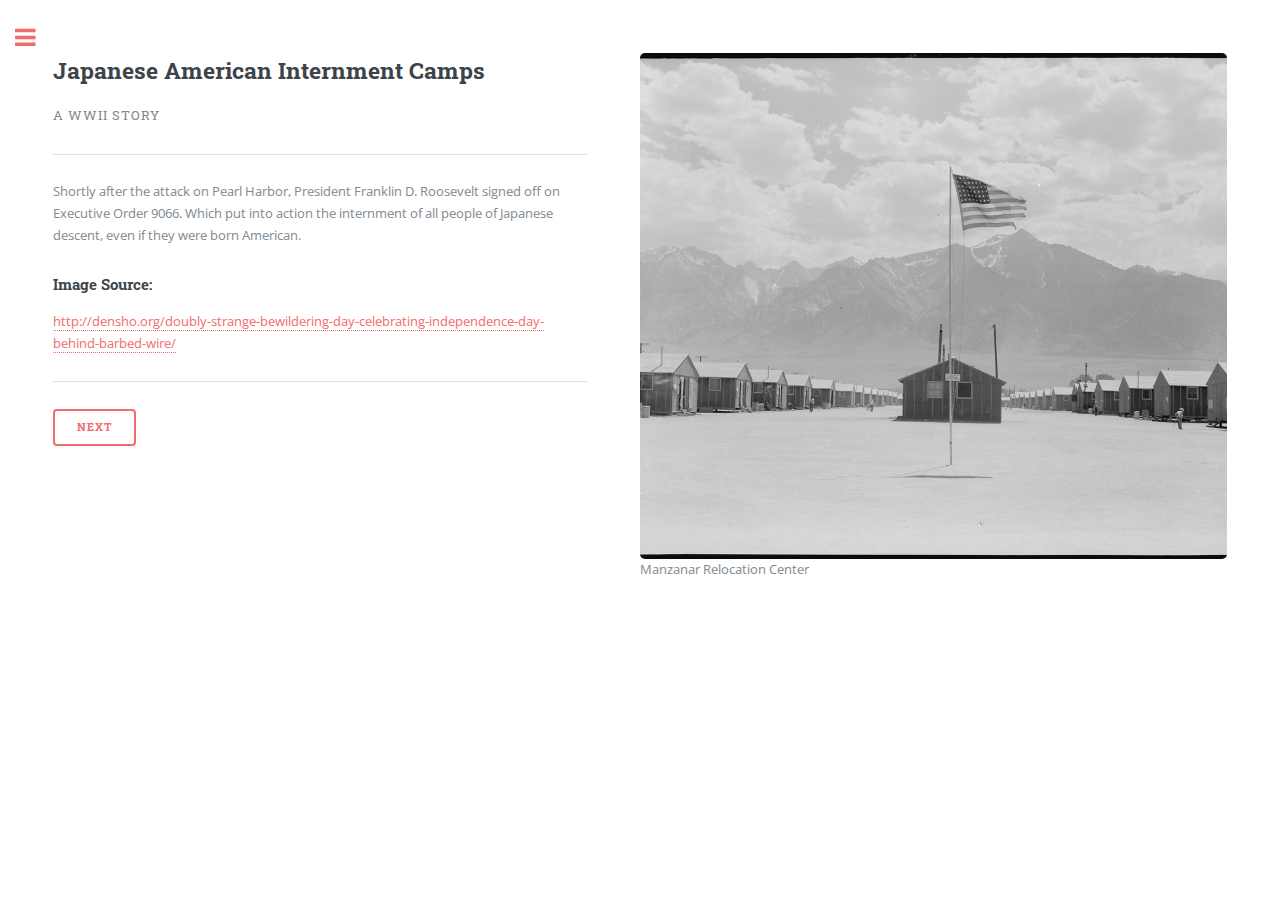
<file: index.html>
<!DOCTYPE HTML>
<!--
	Editorial by HTML5 UP
	html5up.net | @ajlkn
	Free for personal and commercial use under the CCA 3.0 license (html5up.net/license)
-->
<html>
	<head>
		<title>Japanese American Internment Camps</title>
		<meta charset="utf-8" />
		<meta name="viewport" content="width=device-width, initial-scale=1, user-scalable=no" />
		<link rel="stylesheet" href="assets/css/main.css" />
	</head>
	<body class="is-preload">

		<!-- Wrapper -->
			<div id="wrapper">

				<!-- Main -->
					<div id="main">
						<div class="inner">
							<!-- Banner -->
								<section id="banner">
									<div class="content">
										<header>
											<h2>Japanese American Internment Camps</h2>
											<p> A WWII Story</p>
										</header>
										<hr/>
										<p>Shortly after the attack on Pearl Harbor, President Franklin D. Roosevelt signed off on Executive Order 9066. Which put into action the internment of all people of Japanese descent, even if they were born American.</p>
										<h4> Image Source: </h4>
										<a href="http://densho.org/doubly-strange-bewildering-day-celebrating-independence-day-behind-barbed-wire/" target="_blank"> http://densho.org/doubly-strange-bewildering-day-celebrating-independence-day-behind-barbed-wire/ </a> <hr/>
										<ul class="actions">
											<li><a href="background.html" class="button big">Next</a></li><hr/><br/>
										</ul>
									</div>
									<span class="image object">
										<img src="images/barracks.jpg" alt="" />
										<p> Manzanar Relocation Center </p>
									</span>
								</section>
						</div>
					</div>

				<!-- Sidebar -->
					<div id="sidebar">
						<div class="inner">
							<!-- Menu -->
								<nav id="menu">
									<header class="major">
										<h2>Menu</h2>
									</header>
									<ul>
										<li><a href="index.html">Home</a></li>
										<li><a href="background.html"> Background </a></li>
										<li><a href="executiveorder9066.html"> Executive Order 9066 </a></li>
										<li><a href="maps.html"> Maps </a></li>
										<li><a href="dailylife.html"> Daily Life </a></li>
										<li><a href="allegiance.html"> Allegiance </a></li>
										<li><a href="postWWII.html"> Post WWII </a></li>
										<li><a href="Gallery.html"> Gallery </a></li>
										<li><a href="fillinlater.html"> Further Reading </a></li>
										<li><a href="fillinlater.html"> In the News </a></li>
										<li><a href="fillinlater.html"> About the Author </a></li>
									</ul>
								</nav>
						</div>
					</div>

			</div>

		<!-- Scripts -->
			<script src="assets/js/jquery.min.js"></script>
			<script src="assets/js/browser.min.js"></script>
			<script src="assets/js/breakpoints.min.js"></script>
			<script src="assets/js/util.js"></script>
			<script src="assets/js/main.js"></script>

	</body>
</html>
</file>
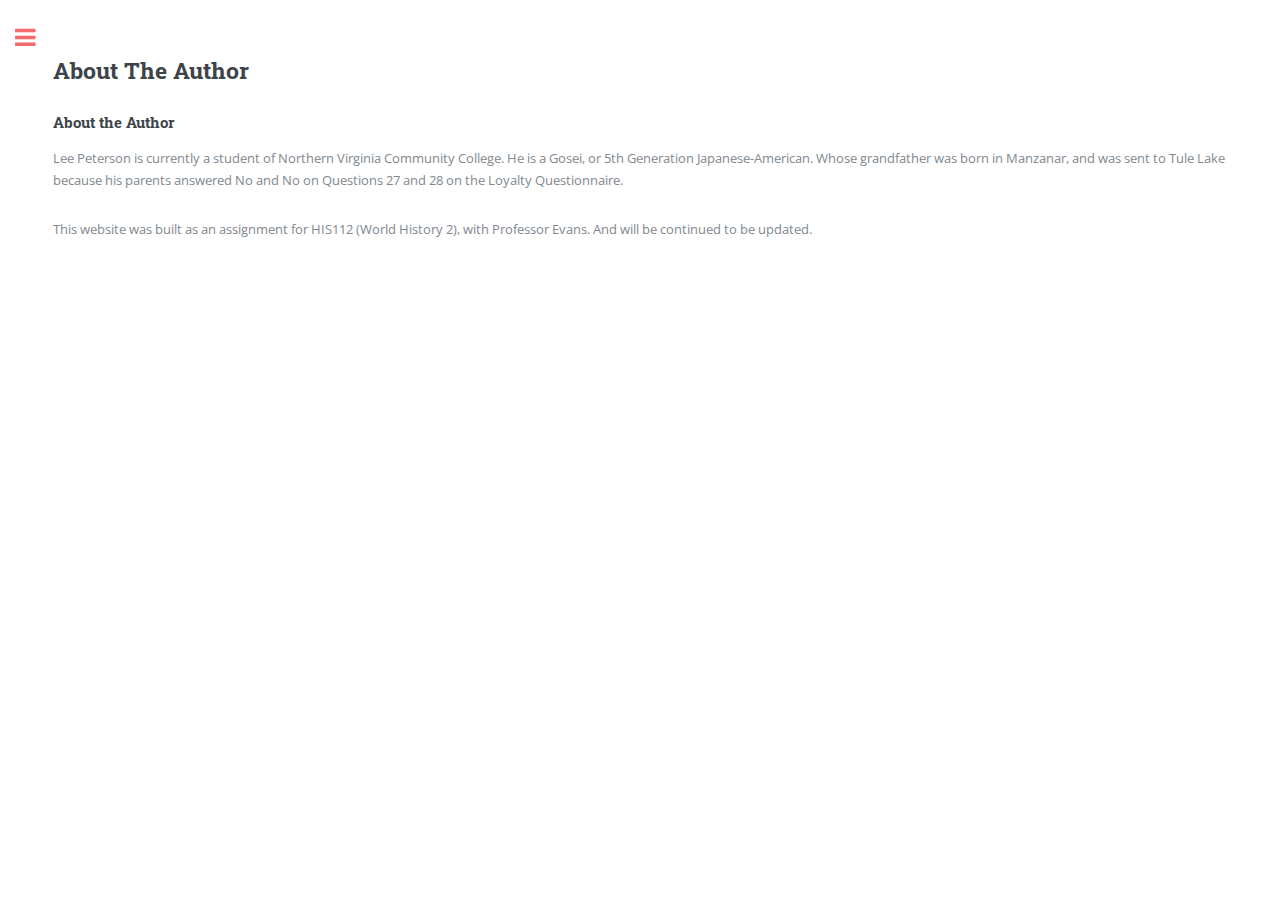
<file: AboutTheAuthor.html>
<!DOCTYPE HTML>
<!--
	Editorial by HTML5 UP
	html5up.net | @ajlkn
	Free for personal and commercial use under the CCA 3.0 license (html5up.net/license)
-->
<html>
	<head>
		<title>Background</title>
		<meta charset="utf-8" />
		<meta name="viewport" content="width=device-width, initial-scale=1, user-scalable=no" />
		<link rel="stylesheet" href="assets/css/main.css" />
	</head>
	<body class="is-preload">

		<!-- Wrapper -->
			<div id="wrapper">

				<!-- Main -->
					<div id="main">
						<div class="inner">
							<!-- Content -->
								<section>
									<header class="main">
										<h2>About The Author</h2>
									</header>
									
									<h4> About the Author </h4>
									<p>Lee Peterson is currently a student of Northern Virginia Community College. He is a Gosei, or 5th Generation Japanese-American. Whose grandfather was born in Manzanar, and was sent to Tule Lake because his parents answered No and No on Questions 27 and 28 on the Loyalty Questionnaire.</p>
									<p>This website was built as an assignment for HIS112 (World History 2), with Professor Evans. And will be continued to be updated. </p>
									
								</section>

						</div>
					</div>

				<!-- Sidebar -->
					<div id="sidebar">
						<div class="inner">
							<!-- Menu -->
								<nav id="menu">
									<header class="major">
										<h2>Menu</h2>
									</header>
									<ul>
										<li><a href="index.html">Home</a></li>
										<li><a href="background.html"> Background </a></li>
										<li><a href="executiveorder9066.html"> Executive Order 9066 </a></li>
										<li><a href="maps.html"> Maps </a></li>
										<li><a href="dailylife.html"> Daily Life </a></li>
										<li><a href="allegiance.html"> Allegiance </a></li>
										<li><a href="postWWII.html"> Post WWII </a></li>
										<li><a href="gallery.html"> Gallery </a></li>
										<li><a href="FurtherReading.html"> Further Reading </a></li>
										<li><a href="InTheNews.html"> In the News </a></li>
										<li><a href="fillinlater.html"> About the Author </a></li><hr/>
									</ul>
									<p><h5> Japanese Internment Camps by Lee Peterson Designed using <a href="https://html5up.net" target="_blank">HTML5 UP's</a> Editorial template.<h5/></p><hr/>
								</nav>
						</div>
					</div>

			</div>

		<!-- Scripts -->
			<script src="assets/js/jquery.min.js"></script>
			<script src="assets/js/browser.min.js"></script>
			<script src="assets/js/breakpoints.min.js"></script>
			<script src="assets/js/util.js"></script>
			<script src="assets/js/main.js"></script>

	</body>
</html>
</file>
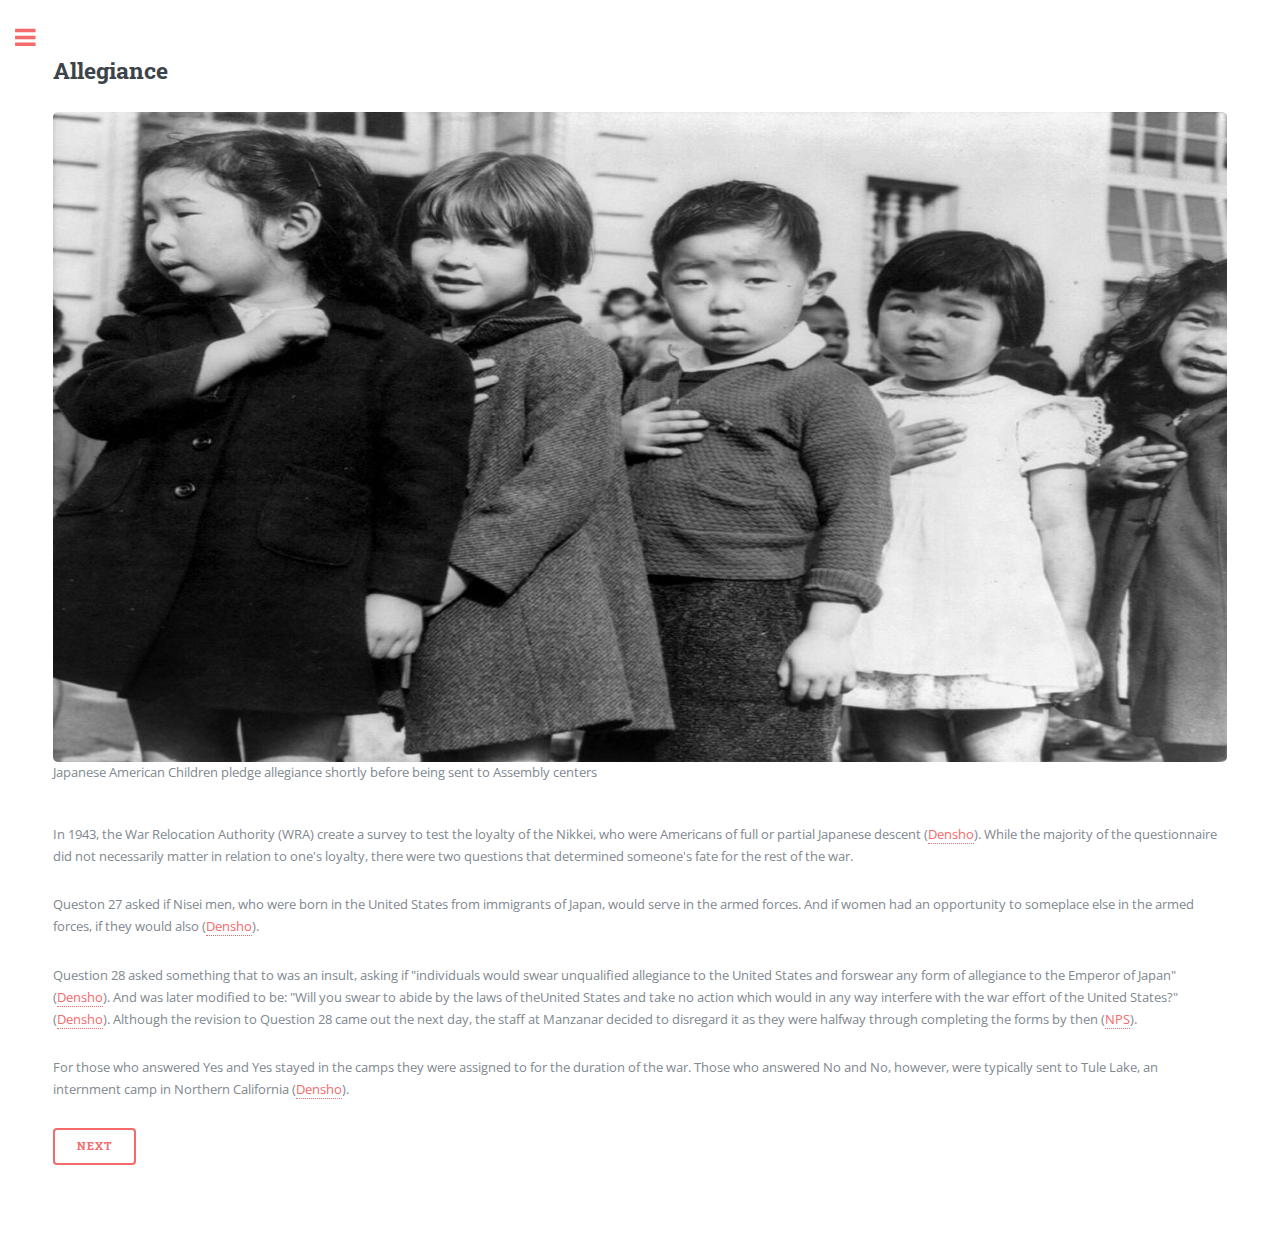
<file: allegiance.html>
<!DOCTYPE HTML>
<!--
	Editorial by HTML5 UP
	html5up.net | @ajlkn
	Free for personal and commercial use under the CCA 3.0 license (html5up.net/license)
-->
<html>
	<head>
		<title> Allegiance </title>
		<meta charset="utf-8" />
		<meta name="viewport" content="width=device-width, initial-scale=1, user-scalable=no" />
		<link rel="stylesheet" href="assets/css/main.css" />
	</head>
	<body class="is-preload">

		<!-- Wrapper -->
			<div id="wrapper">

				<!-- Main -->
					<div id="main">
						<div class="inner">
							<!-- Content -->
								<section>
									<header class="main">
										<h2>Allegiance</h2>
									</header>

									<span class="image main">
									<img src="images/pledgingAllegiance.jpg" alt="" width="250" height="650"/>
									<p>Japanese American Children pledge allegiance shortly before being sent to Assembly centers</p>
									</span>
									<p> In 1943, the War Relocation Authority (WRA) create a survey to test the loyalty of the Nikkei, who were Americans of full or partial Japanese descent 
									(<a href="https://encyclopedia.densho.org/Loyalty_questionnaire/" target="_blank">Densho</a>). While the majority of the questionnaire did not necessarily 
									matter in relation to one's loyalty, there were two questions that determined someone's fate for the rest of the war.</p>
									<p>Queston 27 asked if Nisei men, who were born in the United States from immigrants of Japan, would serve in the armed forces. And if women had an opportunity to
									someplace else in the armed forces, if they would also (<a href="http://encyclopedia.densho.org/Questions_27_and_28/" target="_blank">Densho</a>).</p>
									
									<p> Question 28 asked something that to was an insult, asking if "individuals would swear unqualified allegiance to the United States and forswear any form of 
									allegiance to the Emperor of Japan" (<a href="https://encyclopedia.densho.org/Loyalty_questionnaire/" target="_blank">Densho</a>). And was later modified to be:
									"Will you swear to abide by the laws of theUnited States and take no action which would in any way interfere with the war effort of the United States?" 
									(<a href="https://encyclopedia.densho.org/Loyalty_questionnaire/" target="_blank">Densho</a>). Although the revision to Question 28 came out the next day, the 
									staff at Manzanar decided to disregard it as they were halfway through completing the forms by then (<a href="images/LoyaltyPlaque.jpg" target="_blank">NPS</a>).</p>
									
									<p> For those who answered Yes and Yes stayed in the camps they were assigned to for the duration of the war.  Those who answered No and No, however, were 
									typically sent to Tule Lake, an internment camp in Northern California (<a href="http://encyclopedia.densho.org/No-no_boys/" target="_blank">Densho</a>).</p>
									
									<ul class="actions">
											<li><a href="postWWII.html" class="button" >Next</a></li><hr/><br/>
									</ul>
									</ul>
								</section>

						</div>
					</div>

				<!-- Sidebar -->
					<div id="sidebar">
						<div class="inner">
							<!-- Menu -->
								<nav id="menu">
									<header class="major">
										<h2>Menu</h2>
									</header>
									<ul>
										<li><a href="index.html">Home</a></li>
										<li><a href="background.html"> Background </a></li>
										<li><a href="executiveorder9066.html"> Executive Order 9066 </a></li>
										<li><a href="maps.html"> Maps </a></li>
										<li><a href="dailylife.html"> Daily Life </a></li>
										<li><a href="allegiance.html"> Allegiance </a></li>
										<li><a href="postWWII.html"> Post WWII </a></li>
										<li><a href="gallery.html"> Gallery </a></li>
										<li><a href="FurtherReading.html"> Further Reading </a></li>
										<li><a href="InTheNews.html"> In the News </a></li>
										<li><a href="fillinlater.html"> About the Author </a></li><hr/>
									</ul>
									<p><h5> Japanese Internment Camps by Lee Peterson Designed using <a href="https://html5up.net" target="_blank">HTML5 UP's</a> Editorial template.<h5/></p><hr/>
								</nav>
						</div>
					</div>

			</div>

		<!-- Scripts -->
			<script src="assets/js/jquery.min.js"></script>
			<script src="assets/js/browser.min.js"></script>
			<script src="assets/js/breakpoints.min.js"></script>
			<script src="assets/js/util.js"></script>
			<script src="assets/js/main.js"></script>

	</body>
</html>
</file>
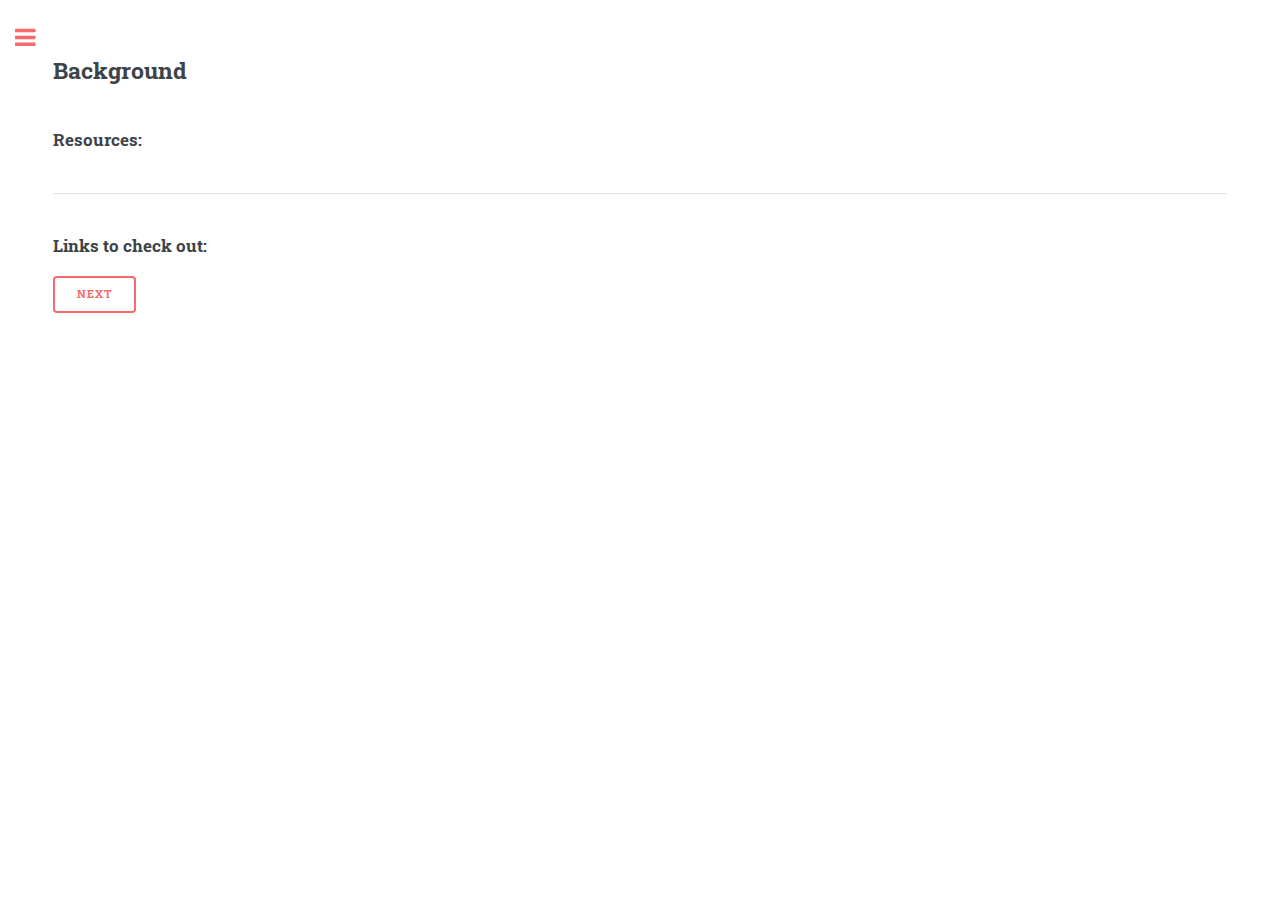
<file: background.html>
<!DOCTYPE HTML>
<!--
	Editorial by HTML5 UP
	html5up.net | @ajlkn
	Free for personal and commercial use under the CCA 3.0 license (html5up.net/license)
-->
<html>
	<head>
		<title>Background</title>
		<meta charset="utf-8" />
		<meta name="viewport" content="width=device-width, initial-scale=1, user-scalable=no" />
		<link rel="stylesheet" href="assets/css/main.css" />
	</head>
	<body class="is-preload">

		<!-- Wrapper -->
			<div id="wrapper">

				<!-- Main -->
					<div id="main">
						<div class="inner">
							<!-- Content -->
								<section>
									<header class="main">
										<h2>Background</h2>
									</header>

									<span class="image main">
									</span>
									
									
									
									<h3>Resources:</h3>
									<a href=""><a/>
									
									
									<hr class="major" />

									<h3>Links to check out:</h3>
									<a href=""><a/>
									
									<ul class="actions">
											<li><a href="executiveorder9066.html" class="button">Next</a></li><br/>
									</ul>
								</section>

						</div>
					</div>

				<!-- Sidebar -->
					<div id="sidebar">
						<div class="inner">
							<!-- Menu -->
								<nav id="menu">
									<header class="major">
										<h2>Menu</h2>
									</header>
									<ul>
										<li><a href="index.html">Home</a></li>
										<li><a href="background.html"> Background </a></li>
										<li><a href="executiveorder9066.html"> Executive Order 9066 </a></li>
										<li><a href="maps.html"> Maps </a></li>
										<li><a href="dailylife.html"> Daily Life </a></li>
										<li><a href="fillinlater.html"> Allegiance </a></li>
										<li><a href="fillinlater.html"> Post WWII </a></li>
										<li><a href="gallery.html"> Gallery </a></li>
										<li><a href="fillinlater.html"> Further Reading </a></li>
										<li><a href="fillinlater.html"> In the News </a></li>
										<li><a href="fillinlater.html"> About the Author </a></li><hr/>
									</ul>
									<p><h5> Japanese Internment Camps by Lee Peterson Designed using <a href="https://html5up.net" target="_blank">HTML5 UP's</a> Editorial template.<h5/></p><hr/>
								</nav>
						</div>
					</div>

			</div>

		<!-- Scripts -->
			<script src="assets/js/jquery.min.js"></script>
			<script src="assets/js/browser.min.js"></script>
			<script src="assets/js/breakpoints.min.js"></script>
			<script src="assets/js/util.js"></script>
			<script src="assets/js/main.js"></script>

	</body>
</html>
</file>
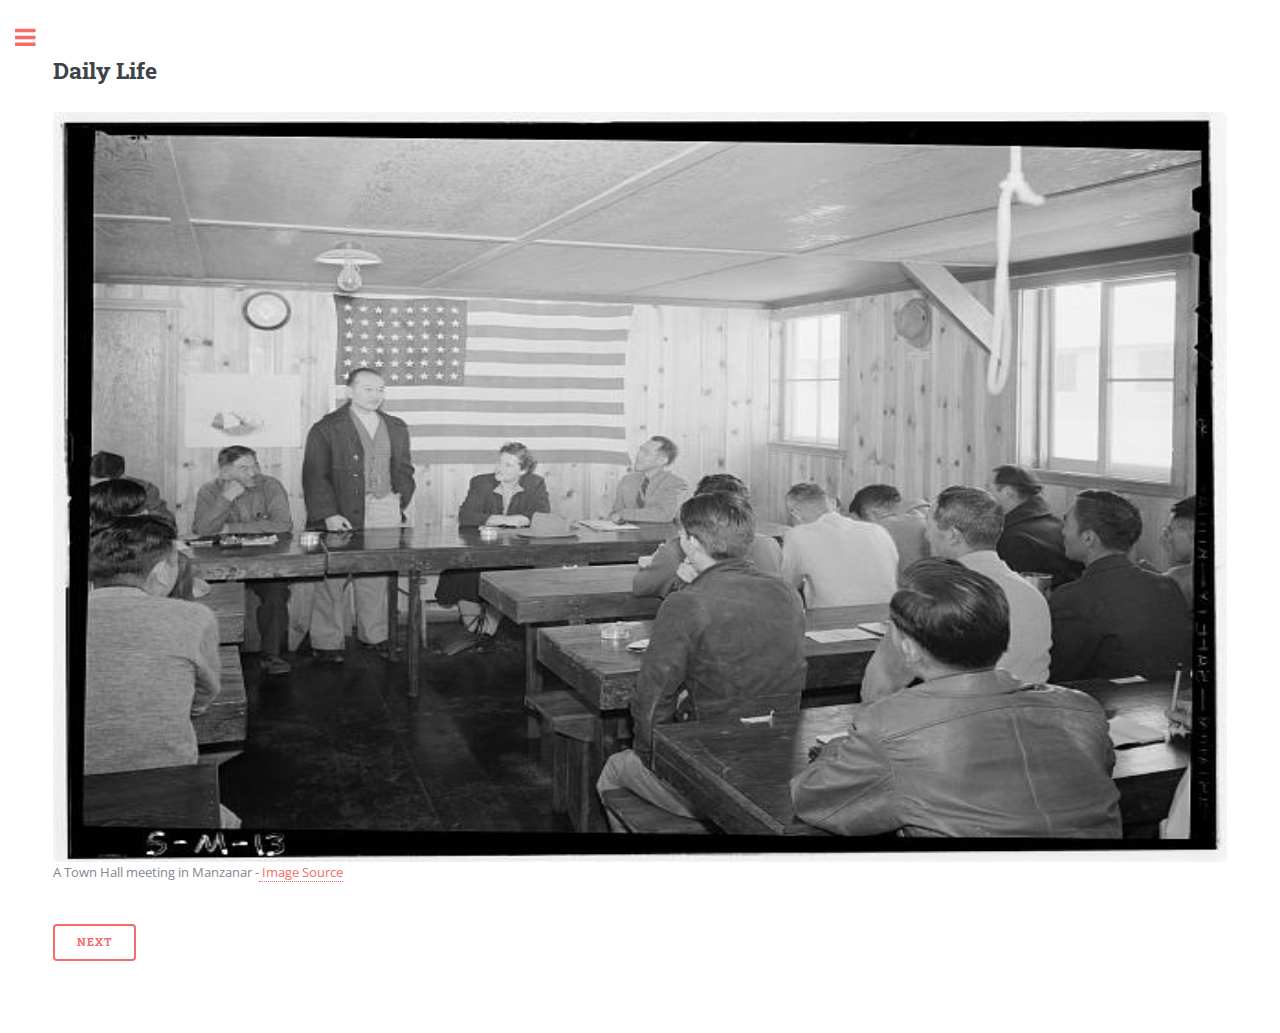
<file: dailylife.html>
<!DOCTYPE HTML>
<!--
	Editorial by HTML5 UP
	html5up.net | @ajlkn
	Free for personal and commercial use under the CCA 3.0 license (html5up.net/license)
-->
<html>
	<head>
		<title>Daily Life</title>
		<meta charset="utf-8" />
		<meta name="viewport" content="width=device-width, initial-scale=1, user-scalable=no" />
		<link rel="stylesheet" href="assets/css/main.css" />
	</head>
	<body class="is-preload">

		<!-- Wrapper -->
			<div id="wrapper">

				<!-- Main -->
					<div id="main">
						<div class="inner">
							<!-- Content -->
								<section>
									<header class="main">
										<h2>Daily Life</h2>
									</header>

									<span class="image main">
									<img src="images/TownHallMeeting.jpg" alt="" width="250" height="750"/>
									<p><small> A Town Hall meeting in Manzanar -<a href="https://www.loc.gov/item/2002696029/" target="_blank"> Image Source</a></p>
									</span>
									
									<ul class="actions">
											<li><a href="allegiance.html" class="button" >Next</a></li><hr/><br/>
									</ul>
								</section>

						</div>
					</div>

				<!-- Sidebar -->
					<div id="sidebar">
						<div class="inner">
							<!-- Menu -->
								<nav id="menu">
									<header class="major">
										<h2>Menu</h2>
									</header>
									<ul>
										<li><a href="index.html">Home</a></li>
										<li><a href="background.html"> Background </a></li>
										<li><a href="executiveorder9066.html"> Executive Order 9066 </a></li>
										<li><a href="maps.html"> Maps </a></li>
										<li><a href="dailylife.html"> Daily Life </a></li>
										<li><a href="allegiance.html"> Allegiance </a></li>
										<li><a href="postWWII.html"> Post WWII </a></li>
										<li><a href="gallery.html"> Gallery </a></li>
										<li><a href="FurtherReading.html"> Further Reading </a></li>
										<li><a href="InTheNews.html"> In the News </a></li>
										<li><a href="fillinlater.html"> About the Author </a></li><hr/>
									</ul>
									<p><h5> Japanese Internment Camps by Lee Peterson Designed using <a href="https://html5up.net" target="_blank">HTML5 UP's</a> Editorial template.<h5/></p><hr/>
								</nav>
						</div>
					</div>

			</div>

		<!-- Scripts -->
			<script src="assets/js/jquery.min.js"></script>
			<script src="assets/js/browser.min.js"></script>
			<script src="assets/js/breakpoints.min.js"></script>
			<script src="assets/js/util.js"></script>
			<script src="assets/js/main.js"></script>

	</body>
</html>
</file>
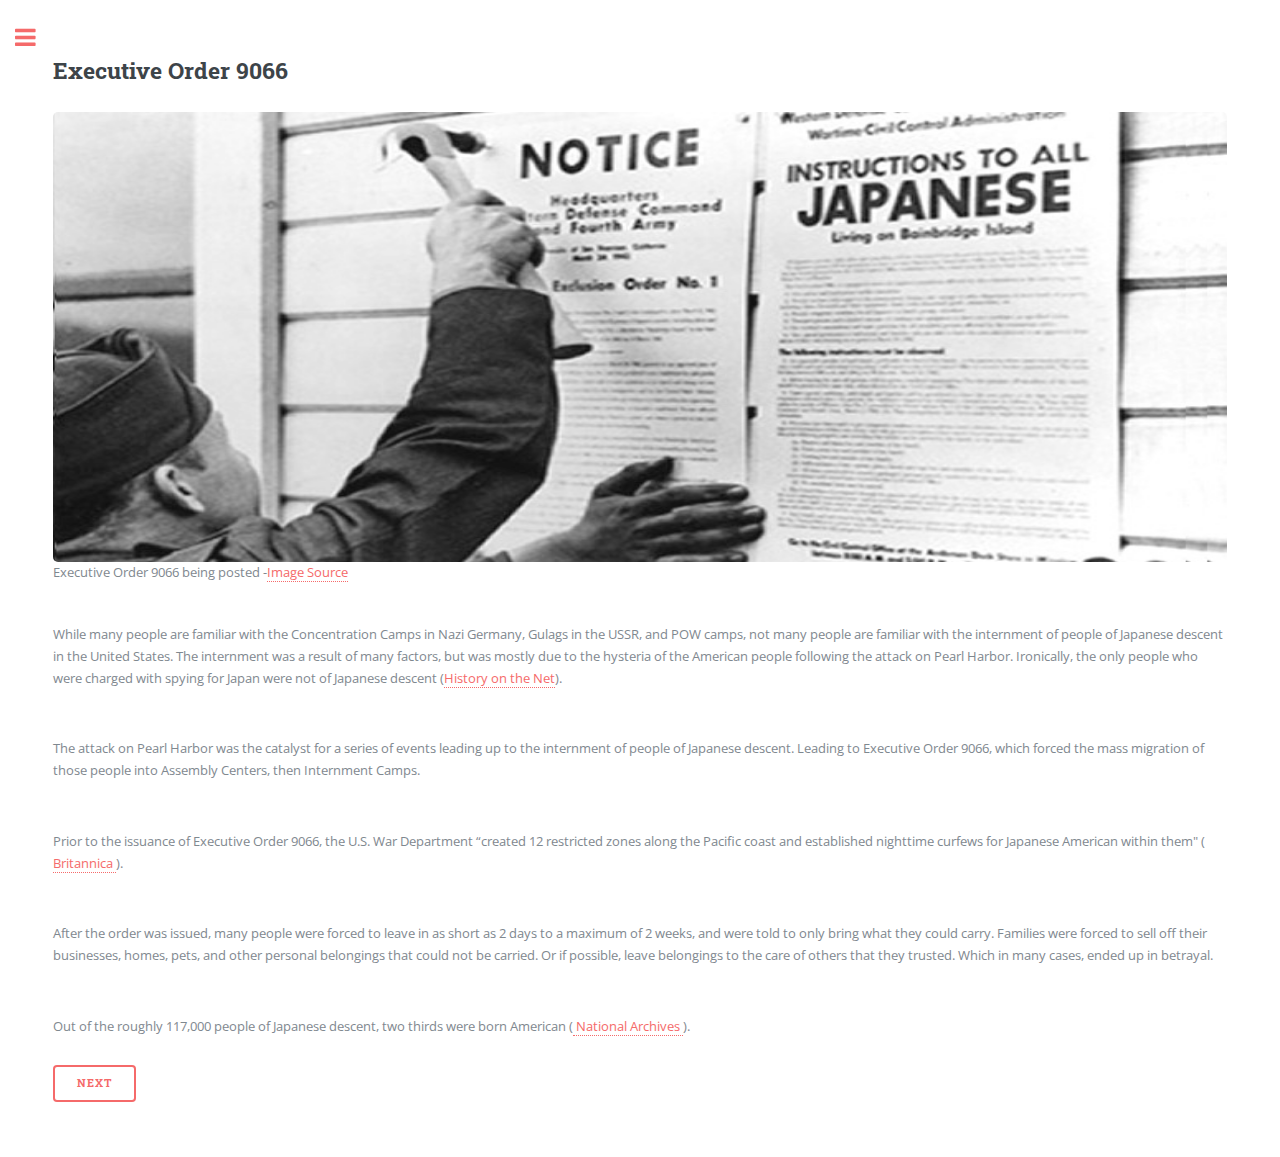
<file: executiveorder9066.html>
<!DOCTYPE HTML>
<!--
	Editorial by HTML5 UP
	html5up.net | @ajlkn
	Free for personal and commercial use under the CCA 3.0 license (html5up.net/license)
-->
<html>
	<head>
		<title>Executive Order 9066</title>
		<meta charset="utf-8" />
		<meta name="viewport" content="width=device-width, initial-scale=1, user-scalable=no" />
		<link rel="stylesheet" href="assets/css/main.css" />
	</head>
	<body class="is-preload">

		<!-- Wrapper -->
			<div id="wrapper">

				<!-- Main -->
					<div id="main">
						<div class="inner">
							<!-- Content -->
								<section>
									<header class="main">
										<h2>Executive Order 9066</h2>
									</header>

									<span class="image main">
									<img src="images/executive-order-9066.png" alt="" width="250" height="450"/>
									<p><small> Executive Order 9066 being posted  -<a href="https://www.pacificcitizen.org/executive-order-9066-at-75-will-the-japanese-american-experience-trump-a-repeat-of-history/" target="_blank">Image Source</a></small></p>
									</span>
									
									<p> While many people are familiar with the Concentration Camps in Nazi Germany, Gulags in the USSR, and POW camps, not many people are familiar with the internment of people of Japanese descent in the United States. The internment was a result of many factors, but was mostly due to the hysteria of the American people following the attack on Pearl Harbor. Ironically, the only people who were charged with spying for Japan were not of Japanese descent (<a href"https://www.historyonthenet.com/world-war-two-japanese-internment-camps-in-the-usa/" target="_blank">History on the Net</a>).</p>
									<br/>
									<p>The attack on Pearl Harbor was the catalyst for a series of events leading up to the internment of people of Japanese descent. Leading to Executive Order 9066, which forced the mass migration of those people into Assembly Centers, then Internment Camps.</p>
									<br/>
									<p>Prior to the issuance of Executive Order 9066, the U.S. War Department “created 12 restricted zones along the Pacific coast and established nighttime curfews for Japanese American within them" (<a href="https://www.britannica.com/event/Japanese-American-internment"> Britannica </a>).</p>
									
									<br/>
									<p>After the order was issued, many people were forced to leave in as short as 2 days to a maximum of 2 weeks, and were told to only bring what they could carry. Families were forced to sell off their businesses, homes, pets, and other personal belongings that could not be carried. Or if possible, leave belongings to the care of others that they trusted. Which in many cases, ended up in betrayal.</p>
									<br/>
									<p> Out of the roughly 117,000 people of Japanese descent, two thirds were born American (<a href="https://www.archives.gov/education/lessons/japanese-relocation" target="_blank"> National Archives </a> ).</p>

									<ul class="actions">
											<li><a href="maps.html" class="button">Next</a></li><br/>
									</ul>
								</section>

						</div>
					</div>

				<!-- Sidebar -->
					<div id="sidebar">
						<div class="inner">
							<!-- Menu -->
								<nav id="menu">
									<header class="major">
										<h2>Menu</h2>
									</header>
									<ul>
										<li><a href="index.html">Home</a></li>
										<li><a href="background.html"> Background </a></li>
										<li><a href="executiveorder9066.html"> Executive Order 9066 </a></li>
										<li><a href="maps.html"> Maps </a></li>
										<li><a href="dailylife.html"> Daily Life </a></li>
										<li><a href="allegiance.html"> Allegiance </a></li>
										<li><a href="postWWII.html"> Post WWII </a></li>
										<li><a href="gallery.html"> Gallery </a></li>
										<li><a href="FurtherReading.html"> Further Reading </a></li>
										<li><a href="InTheNews.html"> In the News </a></li>
										<li><a href="fillinlater.html"> About the Author </a></li><hr/>
									</ul>
									<p><h5> Japanese Internment Camps by Lee Peterson Designed using <a href="https://html5up.net" target="_blank">HTML5 UP's</a> Editorial template.<h5/></p><hr/>
								</nav>
						</div>
					</div>

			</div>

		<!-- Scripts -->
			<script src="assets/js/jquery.min.js"></script>
			<script src="assets/js/browser.min.js"></script>
			<script src="assets/js/breakpoints.min.js"></script>
			<script src="assets/js/util.js"></script>
			<script src="assets/js/main.js"></script>

	</body>
</html>
</file>
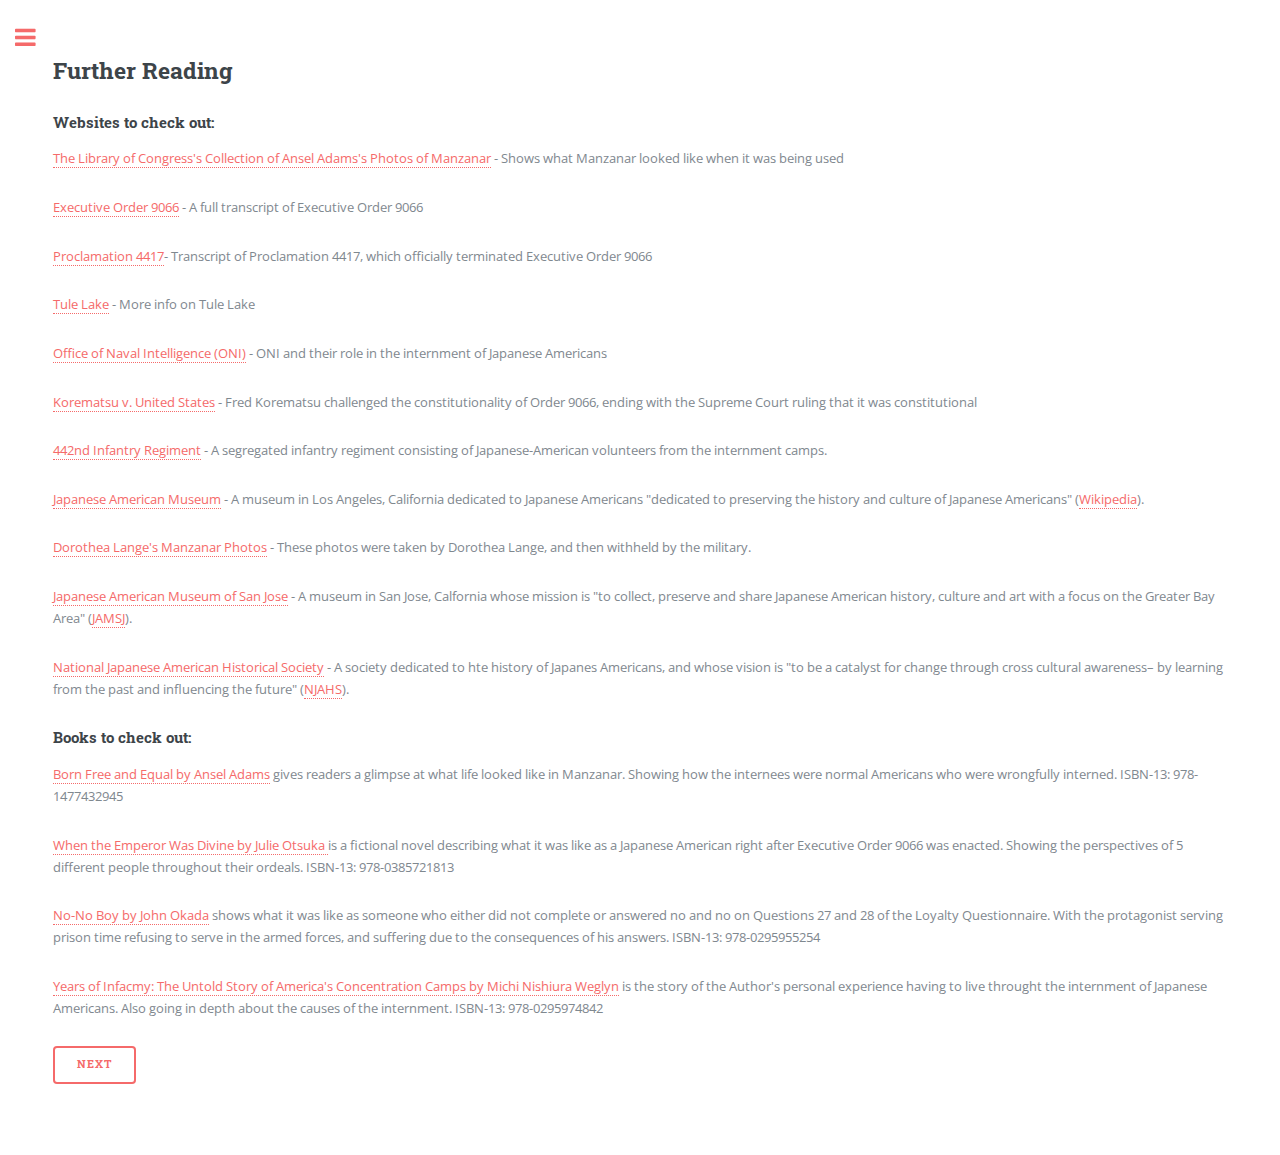
<file: FurtherReading.html>
<!DOCTYPE HTML>
<!--
	Editorial by HTML5 UP
	html5up.net | @ajlkn
	Free for personal and commercial use under the CCA 3.0 license (html5up.net/license)
-->
<html>
	<head>
		<title>Background</title>
		<meta charset="utf-8" />
		<meta name="viewport" content="width=device-width, initial-scale=1, user-scalable=no" />
		<link rel="stylesheet" href="assets/css/main.css" />
	</head>
	<body class="is-preload">

		<!-- Wrapper -->
			<div id="wrapper">

				<!-- Main -->
					<div id="main">
						<div class="inner">
							<!-- Content -->
								<section>
									<header class="main">
										<h2>Further Reading</h2>
									</header>
									
									<h4> Websites to check out: </h4>
									<p><a href="https://www.loc.gov/collections/ansel-adams-manzanar/about-this-collection/" target="_blank">The Library of Congress's Collection of Ansel Adams's Photos of Manzanar</a> - Shows what Manzanar looked like when it was being used </p>
									<p><a href="https://www.ourdocuments.gov/doc.php?flash=false&doc=74&page=transcript" target="_blank">Executive Order 9066</a> - A full transcript of Executive Order 9066</p>
									<p><a href="https://www.fordlibrarymuseum.gov/library/speeches/760111p.htm" target="_blank">Proclamation 4417</a>- Transcript of Proclamation 4417, which officially terminated Executive Order 9066</p>
									<p><a href="https://encyclopedia.densho.org/Tule_Lake/" target="_blank">Tule Lake</a> - More info on Tule Lake</p>
									<p><a href="https://encyclopedia.densho.org/Office_of_Naval_Intelligence/" target="_blank">Office of Naval Intelligence (ONI)</a> - ONI and their role in the internment of Japanese Americans</p>
									<p><a href="https://en.wikipedia.org/wiki/Korematsu_v._United_States" target="_blank">Korematsu v. United States</a> - Fred Korematsu challenged the constitutionality of Order 9066, ending with the Supreme Court ruling that it was constitutional</p>
									<p><a href="https://en.wikipedia.org/wiki/442nd_Infantry_Regiment_(United_States) " target="_blank">442nd Infantry Regiment</a> - A segregated infantry regiment consisting of Japanese-American volunteers from the internment camps.</p>
									<p><a href="http://www.janm.org" target="_blank">Japanese American Museum</a> -  A museum in Los Angeles, California dedicated to Japanese Americans "dedicated to preserving the history and culture of Japanese Americans" (<a href="https://en.wikipedia.org/wiki/Japanese_American_National_Museum" target="_blank">Wikipedia</a>).</p>
									<p><a href="https://anchoreditions.com/blog/dorothea-lange-censored-photographs" target="_blank">Dorothea Lange's Manzanar Photos</a> - These photos were taken by Dorothea Lange, and then withheld by the military.</p>
									<p><a href="http://www.jamsj.org" target="_blank">Japanese American Museum of San Jose</a> - A museum in San Jose, Calfornia whose mission is "to collect, preserve and share Japanese American history, culture and art with a focus on the Greater Bay Area" (<a href="http://www.jamsj.org/japanese-american-history-museum-san-jose/about">JAMSJ</a>).</p>
									<p><a href="https://www.njahs.org" target="_blank">National Japanese American Historical Society</a> - A society dedicated to hte history of Japanes Americans, and whose vision is "to be a catalyst for change through cross cultural awareness– by learning from the past and influencing the future" (<a href="https://www.njahs.org/about-2/" target="_blank">NJAHS</a>).</p>
									
									<h4> Books to check out: </h4>
									<p><a href="http://www.loc.gov/pictures/collection/manz/book.html" target="_blank">Born Free and Equal by Ansel Adams</a> gives readers a glimpse at what life looked like in Manzanar. Showing how the internees were normal Americans who were wrongfully interned. ISBN-13: 978-1477432945</p>
									<p><a href="https://www.amazon.com/When-Emperor-Divine-Julie-Otsuka/dp/0385721811" target="_blank">When the Emperor Was Divine by Julie Otsuka </a>is a fictional novel describing what it was like as a Japanese American right after Executive Order 9066 was enacted. Showing the perspectives of 5 different people throughout their ordeals. ISBN-13: 978-0385721813</p>
									<p><a href="http://encyclopedia.densho.org/No-No_Boy_(book)/" target="_blank">No-No Boy by John Okada</a> shows what it was like as someone who either did not complete or answered no and no on Questions 27 and 28 of the Loyalty Questionnaire. With the protagonist serving prison time refusing to serve in the armed forces, and suffering due to the consequences of his answers. ISBN-13: 978-0295955254</p>
									<p><a href="https://www.amazon.com/Years-Infamy-Untold-Americas-Concentration/dp/0295974842" target="_blank">Years of Infacmy: The Untold Story of America's Concentration Camps by Michi Nishiura Weglyn</a> is the story of the Author's personal experience having to live throught the internment of Japanese Americans. Also going in depth about the causes of the internment. ISBN-13: 978-0295974842</p>
									<p><a href="" target="_blank"></a></p>
									
									<ul class="actions">
											<li><a href="gallery.html" class="button" >Next</a></li><hr/><br/>
									</ul>
								</section>

						</div>
					</div>

				<!-- Sidebar -->
					<div id="sidebar">
						<div class="inner">
							<!-- Menu -->
								<nav id="menu">
									<header class="major">
										<h2>Menu</h2>
									</header>
									<ul>
										<li><a href="index.html">Home</a></li>
										<li><a href="background.html"> Background </a></li>
										<li><a href="executiveorder9066.html"> Executive Order 9066 </a></li>
										<li><a href="maps.html"> Maps </a></li>
										<li><a href="dailylife.html"> Daily Life </a></li>
										<li><a href="allegiance.html"> Allegiance </a></li>
										<li><a href="postWWII.html"> Post WWII </a></li>
										<li><a href="gallery.html"> Gallery </a></li>
										<li><a href="FurtherReading.html"> Further Reading </a></li>
										<li><a href="InTheNews.html"> In the News </a></li>
										<li><a href="fillinlater.html"> About the Author </a></li><hr/>
									</ul>
									<p><h5> Japanese Internment Camps by Lee Peterson Designed using <a href="https://html5up.net" target="_blank">HTML5 UP's</a> Editorial template.<h5/></p><hr/>
								</nav>
						</div>
					</div>

			</div>

		<!-- Scripts -->
			<script src="assets/js/jquery.min.js"></script>
			<script src="assets/js/browser.min.js"></script>
			<script src="assets/js/breakpoints.min.js"></script>
			<script src="assets/js/util.js"></script>
			<script src="assets/js/main.js"></script>

	</body>
</html>
</file>
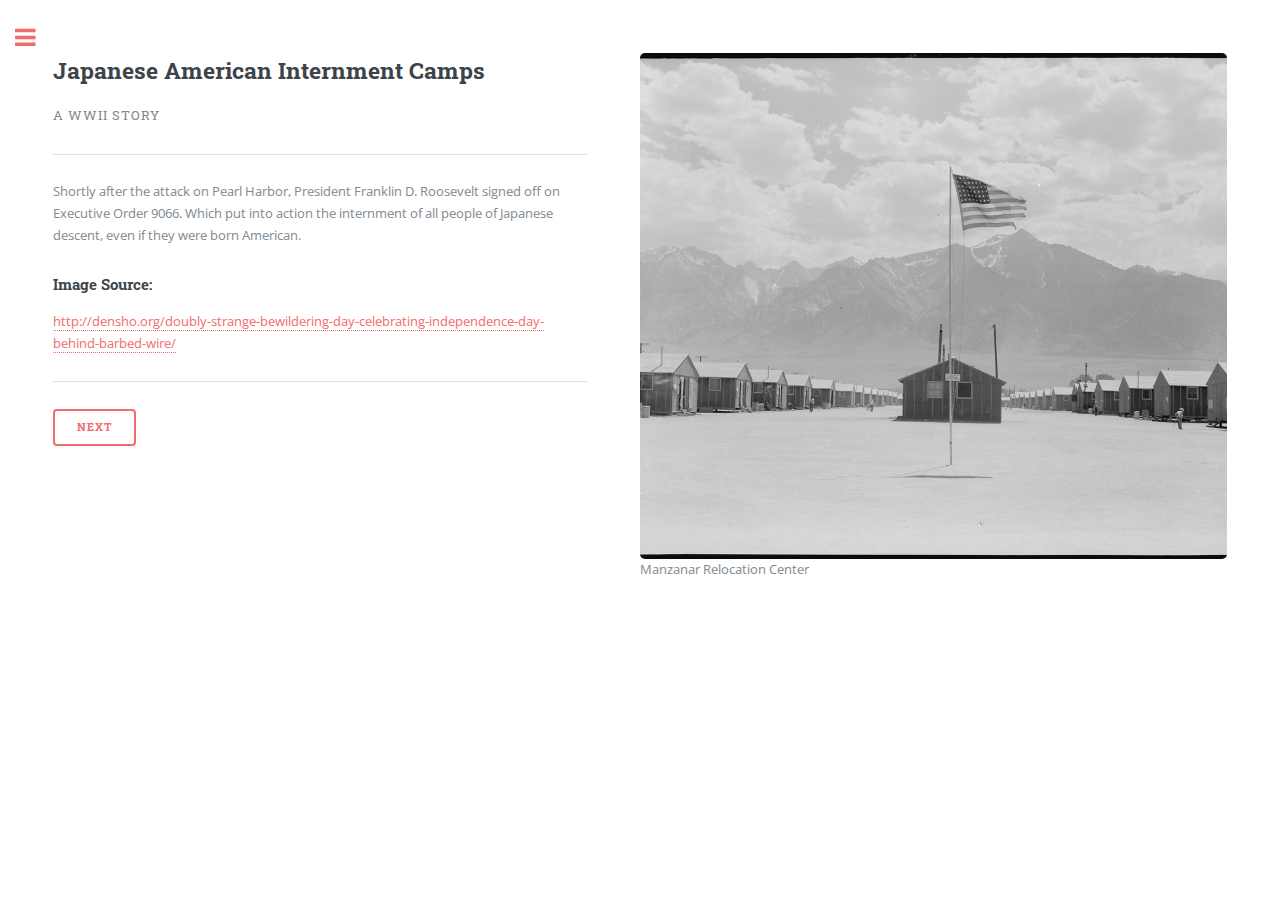
<file: home.html>
<!DOCTYPE HTML>
<!--
	Editorial by HTML5 UP
	html5up.net | @ajlkn
	Free for personal and commercial use under the CCA 3.0 license (html5up.net/license)
-->
<html>
	<head>
		<title>Japanese American Internment Camps</title>
		<meta charset="utf-8" />
		<meta name="viewport" content="width=device-width, initial-scale=1, user-scalable=no" />
		<link rel="stylesheet" href="assets/css/main.css" />
	</head>
	<body class="is-preload">

		<!-- Wrapper -->
			<div id="wrapper">

				<!-- Main -->
					<div id="main">
						<div class="inner">
							<!-- Banner -->
								<section id="banner">
									<div class="content">
										<header>
											<h2>Japanese American Internment Camps</h2>
											<p> A WWII Story</p>
										</header>
										<hr/>
										<p>Shortly after the attack on Pearl Harbor, President Franklin D. Roosevelt signed off on Executive Order 9066. Which put into action the internment of all people of Japanese descent, even if they were born American.</p>
										<h4> Image Source: </h4>
										<a href="http://densho.org/doubly-strange-bewildering-day-celebrating-independence-day-behind-barbed-wire/" target="_blank"> http://densho.org/doubly-strange-bewildering-day-celebrating-independence-day-behind-barbed-wire/ </a> <hr/>
										<ul class="actions">
											<li><a href="background.html" class="button big">Next</a></li><hr/><br/>
										</ul>
									</div>
									<span class="image object">
										<img src="images/barracks.jpg" alt="" />
										<p> Manzanar Relocation Center </p>
									</span>
								</section>
						</div>
					</div>

				<!-- Sidebar -->
					<div id="sidebar">
						<div class="inner">
							<!-- Menu -->
								<nav id="menu">
									<header class="major">
										<h2>Menu</h2>
									</header>
									<ul>
										<li><a href="home.html">Home</a></li>
										<li><a href="background.html"> Background </a></li>
										<li><a href="executiveorder9066.html"> Executive Order 9066 </a></li>
										<li><a href="maps.html"> Maps </a></li>
										<li><a href="dailylife.html"> Daily Life </a></li>
										<li><a href="allegiance.html"> Allegiance </a></li>
										<li><a href="postWWII.html"> Post WWII </a></li>
										<li><a href="Gallery.html"> Gallery </a></li>
										<li><a href="fillinlater.html"> Further Reading </a></li>
										<li><a href="fillinlater.html"> In the News </a></li>
										<li><a href="fillinlater.html"> About the Author </a></li>
									</ul>
								</nav>
						</div>
					</div>

			</div>

		<!-- Scripts -->
			<script src="assets/js/jquery.min.js"></script>
			<script src="assets/js/browser.min.js"></script>
			<script src="assets/js/breakpoints.min.js"></script>
			<script src="assets/js/util.js"></script>
			<script src="assets/js/main.js"></script>

	</body>
</html>
</file>
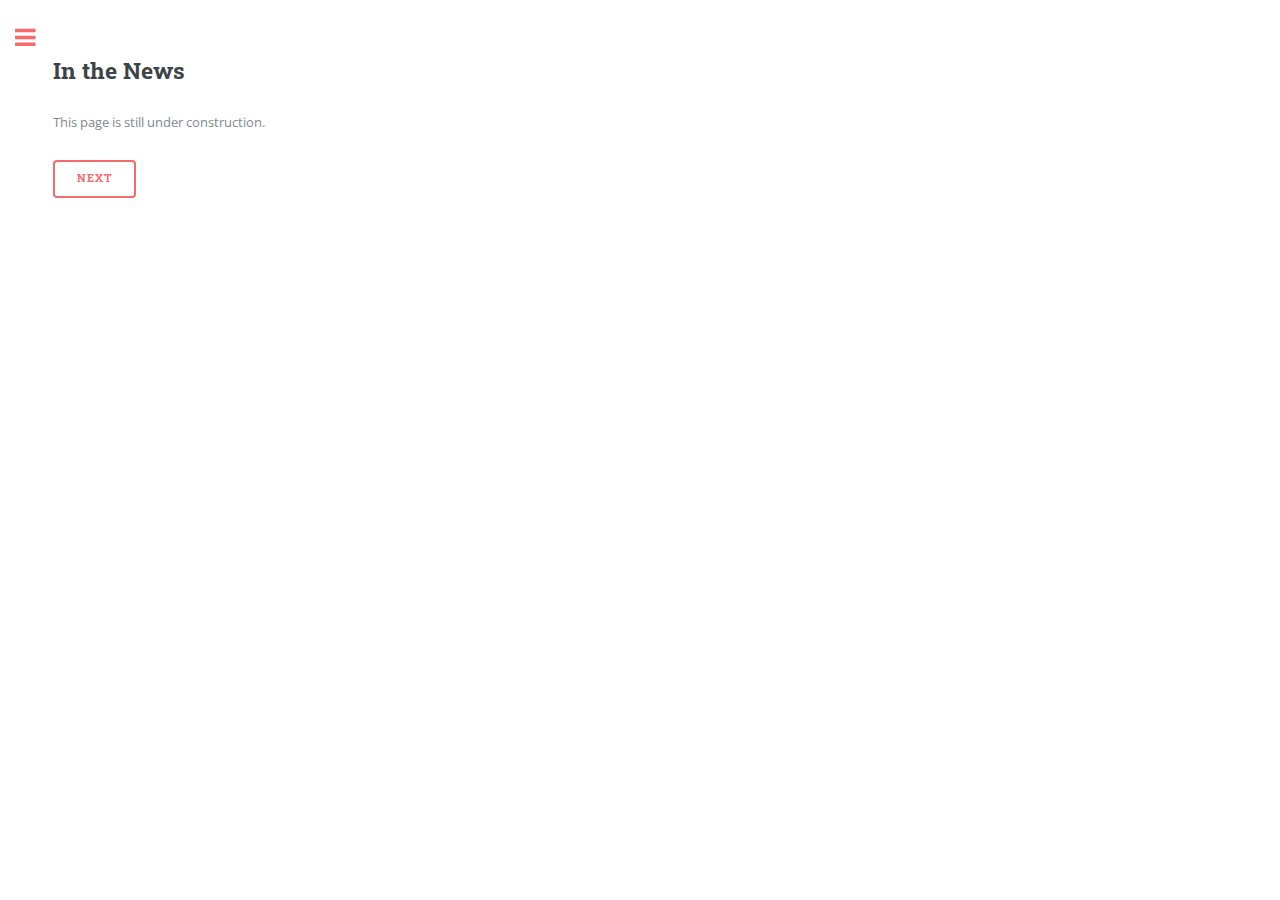
<file: InTheNews.html>
<!DOCTYPE HTML>
<!--
	Editorial by HTML5 UP
	html5up.net | @ajlkn
	Free for personal and commercial use under the CCA 3.0 license (html5up.net/license)
-->
<html>
	<head>
		<title>Background</title>
		<meta charset="utf-8" />
		<meta name="viewport" content="width=device-width, initial-scale=1, user-scalable=no" />
		<link rel="stylesheet" href="assets/css/main.css" />
	</head>
	<body class="is-preload">

		<!-- Wrapper -->
			<div id="wrapper">

				<!-- Main -->
					<div id="main">
						<div class="inner">
							<!-- Content -->
								<section>
									<header class="main">
										<h2>In the News</h2>
									</header>
									
									<p> This page is still under construction.</p>
									
									<ul class="actions">
											<li><a href="AboutTheAuthor.html" class="button" >Next</a></li><hr/><br/>
									</ul>
								</section>

						</div>
					</div>

				<!-- Sidebar -->
					<div id="sidebar">
						<div class="inner">
							<!-- Menu -->
								<nav id="menu">
									<header class="major">
										<h2>Menu</h2>
									</header>
									<ul>
										<li><a href="index.html">Home</a></li>
										<li><a href="background.html"> Background </a></li>
										<li><a href="executiveorder9066.html"> Executive Order 9066 </a></li>
										<li><a href="maps.html"> Maps </a></li>
										<li><a href="dailylife.html"> Daily Life </a></li>
										<li><a href="allegiance.html"> Allegiance </a></li>
										<li><a href="postWWII.html"> Post WWII </a></li>
										<li><a href="gallery.html"> Gallery </a></li>
										<li><a href="FurtherReading.html"> Further Reading </a></li>
										<li><a href="InTheNews.html"> In the News </a></li>
										<li><a href="AboutTheAuthor.html"> About the Author </a></li><hr/>
									</ul>
									<p><h5> Japanese Internment Camps by Lee Peterson Designed using <a href="https://html5up.net" target="_blank">HTML5 UP's</a> Editorial template.<h5/></p><hr/>
								</nav>
						</div>
					</div>

			</div>

		<!-- Scripts -->
			<script src="assets/js/jquery.min.js"></script>
			<script src="assets/js/browser.min.js"></script>
			<script src="assets/js/breakpoints.min.js"></script>
			<script src="assets/js/util.js"></script>
			<script src="assets/js/main.js"></script>

	</body>
</html>
</file>
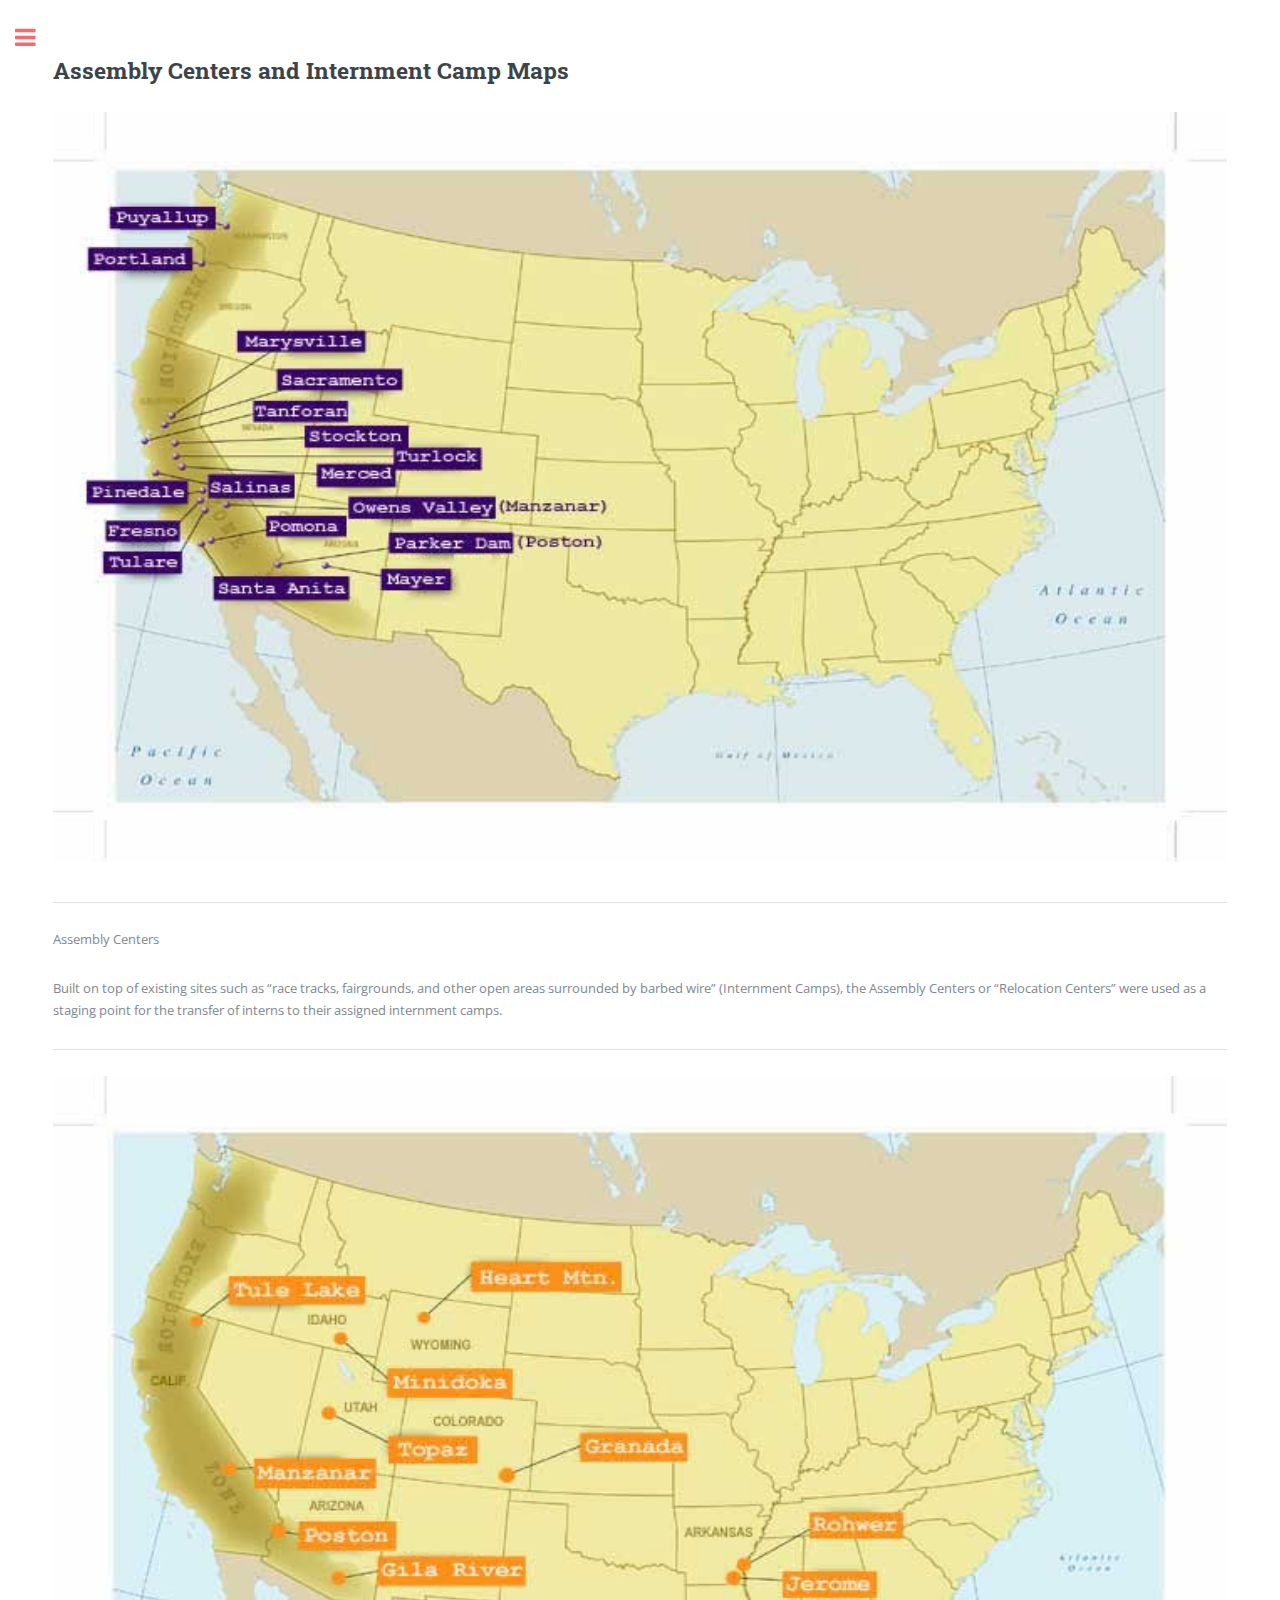
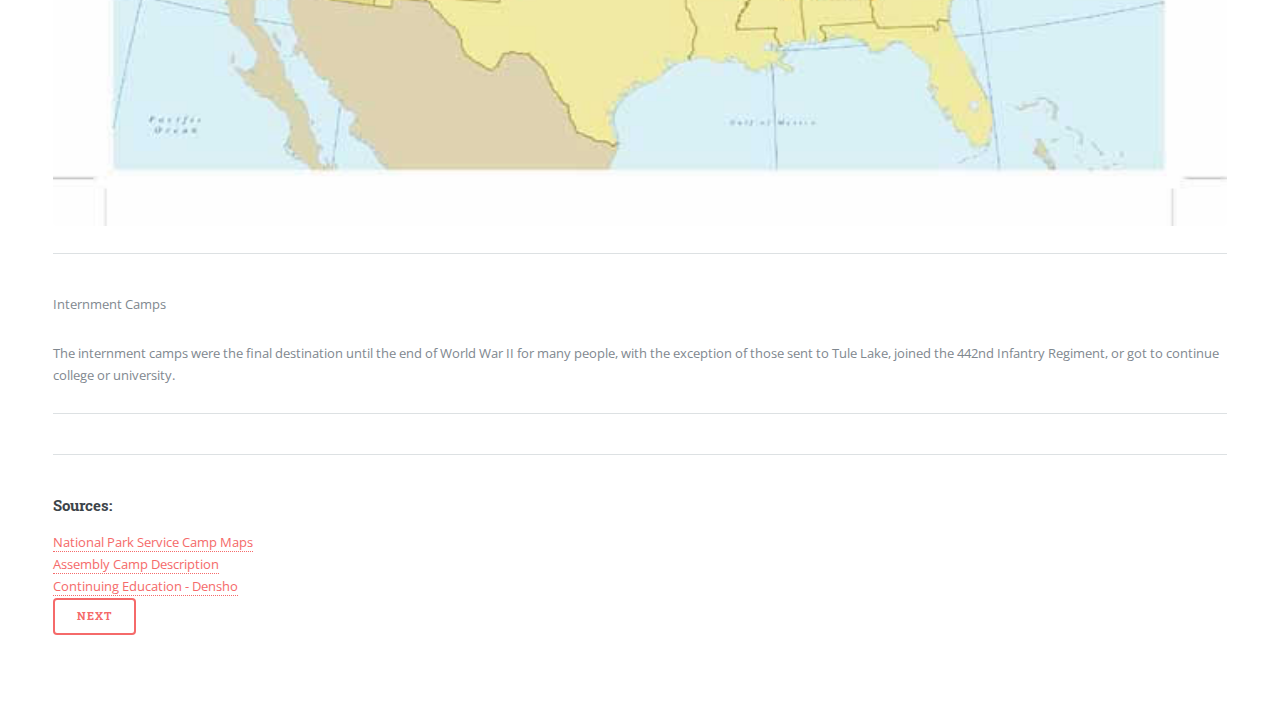
<file: maps.html>
<!DOCTYPE HTML>
<!--
	Editorial by HTML5 UP
	html5up.net | @ajlkn
	Free for personal and commercial use under the CCA 3.0 license (html5up.net/license)
-->
<html>
	<head>
		<title> Japanese American Internment Camps </title>
		<meta charset="utf-8" />
		<meta name="viewport" content="width=device-width, initial-scale=1, user-scalable=no" />
		<link rel="stylesheet" href="assets/css/main.css" />
	</head>
	<body class="is-preload">

		<!-- Wrapper -->
			<div id="wrapper">

				<!-- Main -->
					<div id="main">
						<div class="inner">
							<!-- Content -->
								<section>
									<header class="main">
										<h2> Assembly Centers and Internment Camp Maps </h2>
									</header>
									
									<span class="image main"><img src="images/AssemblyCenterMap.jpg" alt="" width="500" height="750"/> </span><hr/>
									<p> Assembly Centers </p> 
									<p>Built on top of existing sites such as “race tracks, fairgrounds, and other open areas surrounded by barbed wire” (Internment Camps), the Assembly Centers or “Relocation Centers” were used as a staging point for the transfer of interns to their assigned internment camps.</p> <hr/>

									<span class="image main"><img src="images/WarRelocationMap.jpg" alt="" width="500" height="750"/><hr/>
									</span>
									<p> Internment Camps </p>
									<p> The internment camps were the final destination until the end of World War II for many people, with the exception of those sent to Tule Lake, joined the 442nd Infantry Regiment, or got to continue college or university. </p><hr/>
									
									<hr class="major" />
				
									<h4>Sources:</h4>
									<a href="https://www.nps.gov/manz/learn/historyculture/places.htm" target="_blank"> National Park Service Camp Maps <a/><br/>
									<a href="https://sites.google.com/a/griswoldschools.org/internment-camps/home/what-was-life-like-in-internment-camps" target="_blank"> Assembly Camp Description <a/><br/>
									<a href="http://encyclopedia.densho.org/National_Japanese_American_Student_Relocation_Council/" target="_blank"> Continuing Education - Densho <a/>

									<ul class="actions">
											<li><a href="dailylife.html" class="button" >Next</a></li><hr/><br/>
									</ul>
						</div>		
					</div>

				<!-- Sidebar -->
					<div id="sidebar">
						<div class="inner">
							<!-- Menu -->
								<nav id="menu">
									<header class="major">
										<h2>Menu</h2>
									</header>
									<ul>
										<li><a href="home.html">Home</a></li>
										<li><a href="background.html"> Background </a></li>
										<li><a href="executiveorder9066.html"> Executive Order 9066 <a/>
										<li><a href="maps.html"> Maps </a></li>
										<li><a href="fillinlater.html"> Daily Life </a></li>
										<li><a href="fillinlater.html"> Allegiance </a></li>
										<li><a href="fillinlater.html"> Post WWII </a></li>
										<li><a href="timeline.html"> Timeline </a></li>
										<li><a href="gallery.html"> Gallery </a></li>
										<li><a href="fillinlater.html"> Further Reading </a></li>
										<li><a href="fillinlater.html"> In the News </a></li>
										<li><a href="fillinlater.html"> About the Author </a></li>
									</ul>
								</nav>
						</div>
					</div>

			</div>

		<!-- Scripts -->
			<script src="assets/js/jquery.min.js"></script>
			<script src="assets/js/browser.min.js"></script>
			<script src="assets/js/breakpoints.min.js"></script>
			<script src="assets/js/util.js"></script>
			<script src="assets/js/main.js"></script>

	</body>
</html>
</file>
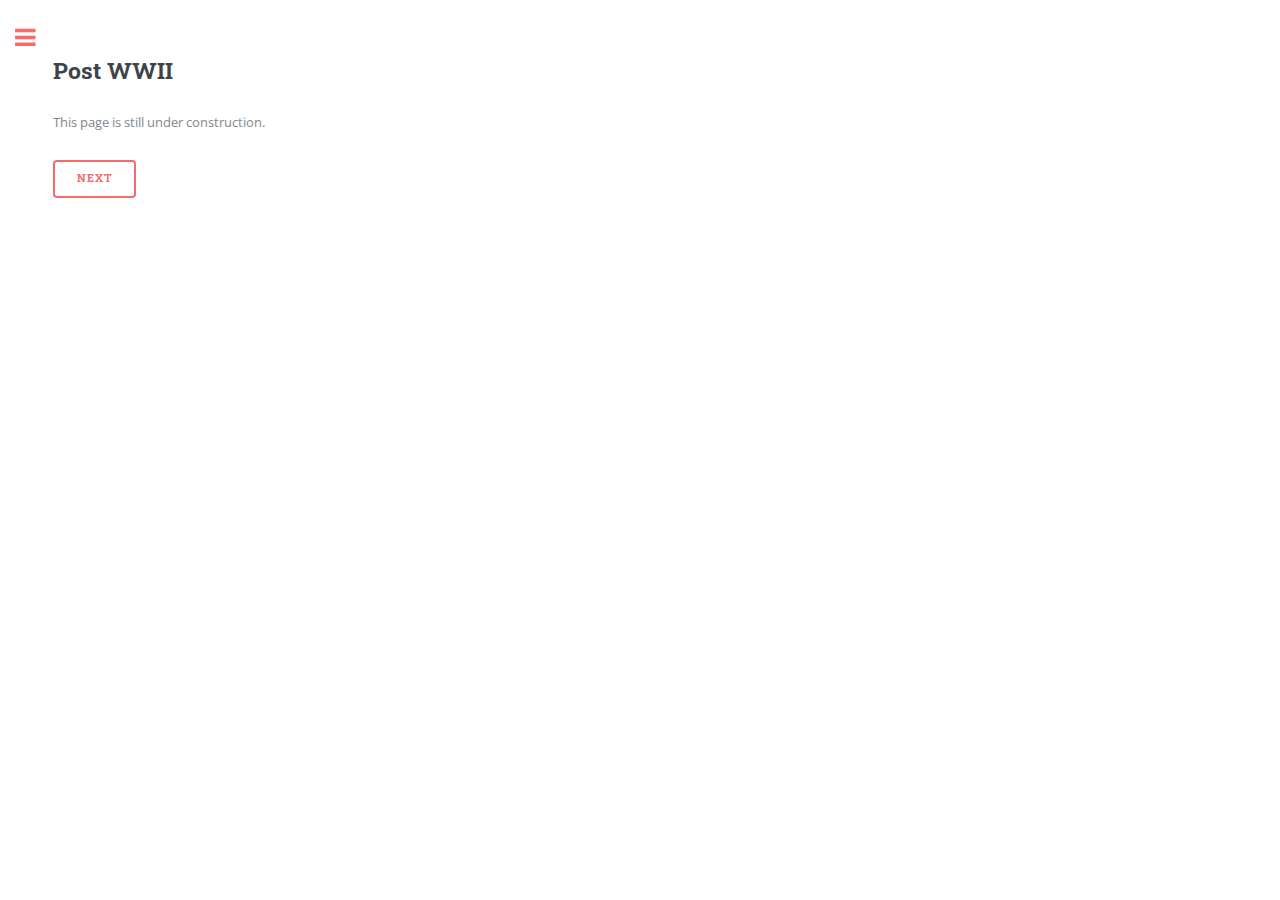
<file: postWWII.html>
<!DOCTYPE HTML>
<!--
	Editorial by HTML5 UP
	html5up.net | @ajlkn
	Free for personal and commercial use under the CCA 3.0 license (html5up.net/license)
-->
<html>
	<head>
		<title>Background</title>
		<meta charset="utf-8" />
		<meta name="viewport" content="width=device-width, initial-scale=1, user-scalable=no" />
		<link rel="stylesheet" href="assets/css/main.css" />
	</head>
	<body class="is-preload">

		<!-- Wrapper -->
			<div id="wrapper">

				<!-- Main -->
					<div id="main">
						<div class="inner">
							<!-- Content -->
								<section>
									<header class="main">
										<h2>Post WWII</h2>
									</header>
									
									<p> This page is still under construction.</p>
									
									<ul class="actions">
											<li><a href="gallery.html" class="button" >Next</a></li><hr/><br/>
									</ul>
								</section>

						</div>
					</div>

				<!-- Sidebar -->
					<div id="sidebar">
						<div class="inner">
							<!-- Menu -->
								<nav id="menu">
									<header class="major">
										<h2>Menu</h2>
									</header>
									<ul>
										<li><a href="index.html">Home</a></li>
										<li><a href="background.html"> Background </a></li>
										<li><a href="executiveorder9066.html"> Executive Order 9066 </a></li>
										<li><a href="maps.html"> Maps </a></li>
										<li><a href="dailylife.html"> Daily Life </a></li>
										<li><a href="allegiance.html"> Allegiance </a></li>
										<li><a href="postWWII.html"> Post WWII </a></li>
										<li><a href="gallery.html"> Gallery </a></li>
										<li><a href="FurtherReading.html"> Further Reading </a></li>
										<li><a href="InTheNews.html"> In the News </a></li>
										<li><a href="fillinlater.html"> About the Author </a></li><hr/>
									</ul>
									<p><h5> Japanese Internment Camps by Lee Peterson Designed using <a href="https://html5up.net" target="_blank">HTML5 UP's</a> Editorial template.<h5/></p><hr/>
								</nav>
						</div>
					</div>

			</div>

		<!-- Scripts -->
			<script src="assets/js/jquery.min.js"></script>
			<script src="assets/js/browser.min.js"></script>
			<script src="assets/js/breakpoints.min.js"></script>
			<script src="assets/js/util.js"></script>
			<script src="assets/js/main.js"></script>

	</body>
</html>
</file>
<file: assets/css/main.css>
@import url(font-awesome.min.css);
@import url("https://fonts.googleapis.com/css?family=Open+Sans:400,600,400italic,600italic|Roboto+Slab:400,700");

/*
	Editorial by HTML5 UP
	html5up.net | @ajlkn
	Free for personal and commercial use under the CCA 3.0 license (html5up.net/license)
*/

html, body, div, span, applet, object,
iframe, h1, h2, h3, h4, h5, h6, p, blockquote,
pre, a, abbr, acronym, address, big, cite,
code, del, dfn, em, img, ins, kbd, q, s, samp,
small, strike, strong, sub, sup, tt, var, b,
u, i, center, dl, dt, dd, ol, ul, li, fieldset,
form, label, legend, table, caption, tbody,
tfoot, thead, tr, th, td, article, aside,
canvas, details, embed, figure, figcaption,
footer, header, hgroup, menu, nav, output, ruby,
section, summary, time, mark, audio, video {
	margin: 0;
	padding: 0;
	border: 0;
	font-size: 100%;
	font: inherit;
	vertical-align: baseline;}

article, aside, details, figcaption, figure,
footer, header, hgroup, menu, nav, section {
	display: block;}

body {
	line-height: 1;
}

ol, ul {
	list-style: none;
}

blockquote, q {
	quotes: none;
}

	blockquote:before, blockquote:after, q:before, q:after {
		content: '';
		content: none;
	}

table {
	border-collapse: collapse;
	border-spacing: 0;
}

body {
	-webkit-text-size-adjust: none;
}

mark {
	background-color: transparent;
	color: inherit;
}

input::-moz-focus-inner {
	border: 0;
	padding: 0;
}

input, select, textarea {
	-moz-appearance: none;
	-webkit-appearance: none;
	-ms-appearance: none;
	appearance: none;
}

/* Basic */

	@-ms-viewport {
		width: device-width;
	}

	body {
		-ms-overflow-style: scrollbar;
	}

	@media screen and (max-width: 480px) {

		html, body {
			min-width: 320px;
		}

	}

	html {
		box-sizing: border-box;
	}

	*, *:before, *:after {
		box-sizing: inherit;
	}

	body {
		background: #ffffff;
	}

		body.is-preload *, body.is-preload *:before, body.is-preload *:after, body.is-resizing *, body.is-resizing *:before, body.is-resizing *:after {
			-moz-animation: none !important;
			-webkit-animation: none !important;
			-ms-animation: none !important;
			animation: none !important;
			-moz-transition: none !important;
			-webkit-transition: none !important;
			-ms-transition: none !important;
			transition: none !important;
		}

/* Type */

	body, input, select, textarea {
		color: #7f888f;
		font-family: "Open Sans", sans-serif;
		font-size: 13pt;
		font-weight: 400;
		line-height: 1.65;
	}

		@media screen and (max-width: 1680px) {

			body, input, select, textarea {
				font-size: 11pt;
			}

		}

		@media screen and (max-width: 1280px) {

			body, input, select, textarea {
				font-size: 10pt;
			}

		}

		@media screen and (max-width: 360px) {

			body, input, select, textarea {
				font-size: 9pt;
			}

		}

	a {
		-moz-transition: color 0.2s ease-in-out, border-bottom-color 0.2s ease-in-out;
		-webkit-transition: color 0.2s ease-in-out, border-bottom-color 0.2s ease-in-out;
		-ms-transition: color 0.2s ease-in-out, border-bottom-color 0.2s ease-in-out;
		transition: color 0.2s ease-in-out, border-bottom-color 0.2s ease-in-out;
		border-bottom: dotted 1px;
		color: #f56a6a;
		text-decoration: none;
	}

		a:hover {
			border-bottom-color: #f56a6a;
			color: #f56a6a !important;
		}

			a:hover strong {
				color: inherit;
			}

	strong, b {
		color: #3d4449;
		font-weight: 600;
	}

	em, i {
		font-style: italic;
	}

	p {
		margin: 0 0 2em 0;
	}

	h1, h2, h3, h4, h5, h6 {
		color: #3d4449;
		font-family: "Roboto Slab", serif;
		font-weight: 700;
		line-height: 1.5;
		margin: 0 0 1em 0;
	}

		h1 a, h2 a, h3 a, h4 a, h5 a, h6 a {
			color: inherit;
			text-decoration: none;
			border-bottom: 0;
		}

	h1 {
		font-size: 4em;
		margin: 0 0 0.5em 0;
		line-height: 1.3;
	}

	h2 {
		font-size: 1.75em;
	}

	h3 {
		font-size: 1.25em;
	}

	h4 {
		font-size: 1.1em;
	}

	h5 {
		font-size: 0.9em;
	}

	h6 {
		font-size: 0.7em;
	}

	@media screen and (max-width: 1680px) {

		h1 {
			font-size: 3.5em;
		}

	}

	@media screen and (max-width: 980px) {

		h1 {
			font-size: 3.25em;
		}

	}

	@media screen and (max-width: 736px) {

		h1 {
			font-size: 2em;
			line-height: 1.4;
		}

		h2 {
			font-size: 1.5em;
		}

	}

	sub {
		font-size: 0.8em;
		position: relative;
		top: 0.5em;
	}

	sup {
		font-size: 0.8em;
		position: relative;
		top: -0.5em;
	}

	blockquote {
		border-left: solid 3px rgba(210, 215, 217, 0.75);
		font-style: italic;
		margin: 0 0 2em 0;
		padding: 0.5em 0 0.5em 2em;
	}

	code {
		background: rgba(230, 235, 237, 0.25);
		border-radius: 0.375em;
		border: solid 1px rgba(210, 215, 217, 0.75);
		font-family: "Courier New", monospace;
		font-size: 0.9em;
		margin: 0 0.25em;
		padding: 0.25em 0.65em;
	}

	pre {
		-webkit-overflow-scrolling: touch;
		font-family: "Courier New", monospace;
		font-size: 0.9em;
		margin: 0 0 2em 0;
	}

		pre code {
			display: block;
			line-height: 1.75;
			padding: 1em 1.5em;
			overflow-x: auto;
		}

	hr {
		border: 0;
		border-bottom: solid 1px rgba(210, 215, 217, 0.75);
		margin: 2em 0;
	}

		hr.major {
			margin: 3em 0;
		}

	.align-left {
		text-align: left;
	}

	.align-center {
		text-align: center;
	}

	.align-right {
		text-align: right;
	}

/* Row */

	.row {
		display: flex;
		flex-wrap: wrap;
		box-sizing: border-box;
		align-items: stretch;
	}

		.row > * {
			box-sizing: border-box;
		}

		.row.gtr-uniform > * > :last-child {
			margin-bottom: 0;
		}

		.row.aln-left {
			justify-content: flex-start;
		}

		.row.aln-center {
			justify-content: center;
		}

		.row.aln-right {
			justify-content: flex-end;
		}

		.row.aln-top {
			align-items: flex-start;
		}

		.row.aln-middle {
			align-items: center;
		}

		.row.aln-bottom {
			align-items: flex-end;
		}

		.row > .imp {
			order: -1;
		}

		.row > .col-1 {
			width: 8.3333333333%;
		}

		.row > .off-1 {
			margin-left: 8.3333333333%;
		}

		.row > .col-2 {
			width: 16.6666666667%;
		}

		.row > .off-2 {
			margin-left: 16.6666666667%;
		}

		.row > .col-3 {
			width: 25%;
		}

		.row > .off-3 {
			margin-left: 25%;
		}

		.row > .col-4 {
			width: 33.3333333333%;
		}

		.row > .off-4 {
			margin-left: 33.3333333333%;
		}

		.row > .col-5 {
			width: 41.6666666667%;
		}

		.row > .off-5 {
			margin-left: 41.6666666667%;
		}

		.row > .col-6 {
			width: 50%;
		}

		.row > .off-6 {
			margin-left: 50%;
		}

		.row > .col-7 {
			width: 58.3333333333%;
		}

		.row > .off-7 {
			margin-left: 58.3333333333%;
		}

		.row > .col-8 {
			width: 66.6666666667%;
		}

		.row > .off-8 {
			margin-left: 66.6666666667%;
		}

		.row > .col-9 {
			width: 75%;
		}

		.row > .off-9 {
			margin-left: 75%;
		}

		.row > .col-10 {
			width: 83.3333333333%;
		}

		.row > .off-10 {
			margin-left: 83.3333333333%;
		}

		.row > .col-11 {
			width: 91.6666666667%;
		}

		.row > .off-11 {
			margin-left: 91.6666666667%;
		}

		.row > .col-12 {
			width: 100%;
		}

		.row > .off-12 {
			margin-left: 100%;
		}

		.row.gtr-0 {
			margin-top: 0;
			margin-left: 0em;
		}

			.row.gtr-0 > * {
				padding: 0 0 0 0em;
			}

			.row.gtr-0.gtr-uniform {
				margin-top: 0em;
			}

				.row.gtr-0.gtr-uniform > * {
					padding-top: 0em;
				}

		.row.gtr-25 {
			margin-top: 0;
			margin-left: -0.375em;
		}

			.row.gtr-25 > * {
				padding: 0 0 0 0.375em;
			}

			.row.gtr-25.gtr-uniform {
				margin-top: -0.375em;
			}

				.row.gtr-25.gtr-uniform > * {
					padding-top: 0.375em;
				}

		.row.gtr-50 {
			margin-top: 0;
			margin-left: -0.75em;
		}

			.row.gtr-50 > * {
				padding: 0 0 0 0.75em;
			}

			.row.gtr-50.gtr-uniform {
				margin-top: -0.75em;
			}

				.row.gtr-50.gtr-uniform > * {
					padding-top: 0.75em;
				}

		.row {
			margin-top: 0;
			margin-left: -1.5em;
		}

			.row > * {
				padding: 0 0 0 1.5em;
			}

			.row.gtr-uniform {
				margin-top: -1.5em;
			}

				.row.gtr-uniform > * {
					padding-top: 1.5em;
				}

		.row.gtr-150 {
			margin-top: 0;
			margin-left: -2.25em;
		}

			.row.gtr-150 > * {
				padding: 0 0 0 2.25em;
			}

			.row.gtr-150.gtr-uniform {
				margin-top: -2.25em;
			}

				.row.gtr-150.gtr-uniform > * {
					padding-top: 2.25em;
				}

		.row.gtr-200 {
			margin-top: 0;
			margin-left: -3em;
		}

			.row.gtr-200 > * {
				padding: 0 0 0 3em;
			}

			.row.gtr-200.gtr-uniform {
				margin-top: -3em;
			}

				.row.gtr-200.gtr-uniform > * {
					padding-top: 3em;
				}

		@media screen and (max-width: 1680px) {

			.row {
				display: flex;
				flex-wrap: wrap;
				box-sizing: border-box;
				align-items: stretch;
			}

				.row > * {
					box-sizing: border-box;
				}

				.row.gtr-uniform > * > :last-child {
					margin-bottom: 0;
				}

				.row.aln-left {
					justify-content: flex-start;
				}

				.row.aln-center {
					justify-content: center;
				}

				.row.aln-right {
					justify-content: flex-end;
				}

				.row.aln-top {
					align-items: flex-start;
				}

				.row.aln-middle {
					align-items: center;
				}

				.row.aln-bottom {
					align-items: flex-end;
				}

				.row > .imp-xlarge {
					order: -1;
				}

				.row > .col-1-xlarge {
					width: 8.3333333333%;
				}

				.row > .off-1-xlarge {
					margin-left: 8.3333333333%;
				}

				.row > .col-2-xlarge {
					width: 16.6666666667%;
				}

				.row > .off-2-xlarge {
					margin-left: 16.6666666667%;
				}

				.row > .col-3-xlarge {
					width: 25%;
				}

				.row > .off-3-xlarge {
					margin-left: 25%;
				}

				.row > .col-4-xlarge {
					width: 33.3333333333%;
				}

				.row > .off-4-xlarge {
					margin-left: 33.3333333333%;
				}

				.row > .col-5-xlarge {
					width: 41.6666666667%;
				}

				.row > .off-5-xlarge {
					margin-left: 41.6666666667%;
				}

				.row > .col-6-xlarge {
					width: 50%;
				}

				.row > .off-6-xlarge {
					margin-left: 50%;
				}

				.row > .col-7-xlarge {
					width: 58.3333333333%;
				}

				.row > .off-7-xlarge {
					margin-left: 58.3333333333%;
				}

				.row > .col-8-xlarge {
					width: 66.6666666667%;
				}

				.row > .off-8-xlarge {
					margin-left: 66.6666666667%;
				}

				.row > .col-9-xlarge {
					width: 75%;
				}

				.row > .off-9-xlarge {
					margin-left: 75%;
				}

				.row > .col-10-xlarge {
					width: 83.3333333333%;
				}

				.row > .off-10-xlarge {
					margin-left: 83.3333333333%;
				}

				.row > .col-11-xlarge {
					width: 91.6666666667%;
				}

				.row > .off-11-xlarge {
					margin-left: 91.6666666667%;
				}

				.row > .col-12-xlarge {
					width: 100%;
				}

				.row > .off-12-xlarge {
					margin-left: 100%;
				}

				.row.gtr-0 {
					margin-top: 0;
					margin-left: 0em;
				}

					.row.gtr-0 > * {
						padding: 0 0 0 0em;
					}

					.row.gtr-0.gtr-uniform {
						margin-top: 0em;
					}

						.row.gtr-0.gtr-uniform > * {
							padding-top: 0em;
						}

				.row.gtr-25 {
					margin-top: 0;
					margin-left: -0.375em;
				}

					.row.gtr-25 > * {
						padding: 0 0 0 0.375em;
					}

					.row.gtr-25.gtr-uniform {
						margin-top: -0.375em;
					}

						.row.gtr-25.gtr-uniform > * {
							padding-top: 0.375em;
						}

				.row.gtr-50 {
					margin-top: 0;
					margin-left: -0.75em;
				}

					.row.gtr-50 > * {
						padding: 0 0 0 0.75em;
					}

					.row.gtr-50.gtr-uniform {
						margin-top: -0.75em;
					}

						.row.gtr-50.gtr-uniform > * {
							padding-top: 0.75em;
						}

				.row {
					margin-top: 0;
					margin-left: -1.5em;
				}

					.row > * {
						padding: 0 0 0 1.5em;
					}

					.row.gtr-uniform {
						margin-top: -1.5em;
					}

						.row.gtr-uniform > * {
							padding-top: 1.5em;
						}

				.row.gtr-150 {
					margin-top: 0;
					margin-left: -2.25em;
				}

					.row.gtr-150 > * {
						padding: 0 0 0 2.25em;
					}

					.row.gtr-150.gtr-uniform {
						margin-top: -2.25em;
					}

						.row.gtr-150.gtr-uniform > * {
							padding-top: 2.25em;
						}

				.row.gtr-200 {
					margin-top: 0;
					margin-left: -3em;
				}

					.row.gtr-200 > * {
						padding: 0 0 0 3em;
					}

					.row.gtr-200.gtr-uniform {
						margin-top: -3em;
					}

						.row.gtr-200.gtr-uniform > * {
							padding-top: 3em;
						}

		}

		@media screen and (max-width: 1280px) {

			.row {
				display: flex;
				flex-wrap: wrap;
				box-sizing: border-box;
				align-items: stretch;
			}

				.row > * {
					box-sizing: border-box;
				}

				.row.gtr-uniform > * > :last-child {
					margin-bottom: 0;
				}

				.row.aln-left {
					justify-content: flex-start;
				}

				.row.aln-center {
					justify-content: center;
				}

				.row.aln-right {
					justify-content: flex-end;
				}

				.row.aln-top {
					align-items: flex-start;
				}

				.row.aln-middle {
					align-items: center;
				}

				.row.aln-bottom {
					align-items: flex-end;
				}

				.row > .imp-large {
					order: -1;
				}

				.row > .col-1-large {
					width: 8.3333333333%;
				}

				.row > .off-1-large {
					margin-left: 8.3333333333%;
				}

				.row > .col-2-large {
					width: 16.6666666667%;
				}

				.row > .off-2-large {
					margin-left: 16.6666666667%;
				}

				.row > .col-3-large {
					width: 25%;
				}

				.row > .off-3-large {
					margin-left: 25%;
				}

				.row > .col-4-large {
					width: 33.3333333333%;
				}

				.row > .off-4-large {
					margin-left: 33.3333333333%;
				}

				.row > .col-5-large {
					width: 41.6666666667%;
				}

				.row > .off-5-large {
					margin-left: 41.6666666667%;
				}

				.row > .col-6-large {
					width: 50%;
				}

				.row > .off-6-large {
					margin-left: 50%;
				}

				.row > .col-7-large {
					width: 58.3333333333%;
				}

				.row > .off-7-large {
					margin-left: 58.3333333333%;
				}

				.row > .col-8-large {
					width: 66.6666666667%;
				}

				.row > .off-8-large {
					margin-left: 66.6666666667%;
				}

				.row > .col-9-large {
					width: 75%;
				}

				.row > .off-9-large {
					margin-left: 75%;
				}

				.row > .col-10-large {
					width: 83.3333333333%;
				}

				.row > .off-10-large {
					margin-left: 83.3333333333%;
				}

				.row > .col-11-large {
					width: 91.6666666667%;
				}

				.row > .off-11-large {
					margin-left: 91.6666666667%;
				}

				.row > .col-12-large {
					width: 100%;
				}

				.row > .off-12-large {
					margin-left: 100%;
				}

				.row.gtr-0 {
					margin-top: 0;
					margin-left: 0em;
				}

					.row.gtr-0 > * {
						padding: 0 0 0 0em;
					}

					.row.gtr-0.gtr-uniform {
						margin-top: 0em;
					}

						.row.gtr-0.gtr-uniform > * {
							padding-top: 0em;
						}

				.row.gtr-25 {
					margin-top: 0;
					margin-left: -0.375em;
				}

					.row.gtr-25 > * {
						padding: 0 0 0 0.375em;
					}

					.row.gtr-25.gtr-uniform {
						margin-top: -0.375em;
					}

						.row.gtr-25.gtr-uniform > * {
							padding-top: 0.375em;
						}

				.row.gtr-50 {
					margin-top: 0;
					margin-left: -0.75em;
				}

					.row.gtr-50 > * {
						padding: 0 0 0 0.75em;
					}

					.row.gtr-50.gtr-uniform {
						margin-top: -0.75em;
					}

						.row.gtr-50.gtr-uniform > * {
							padding-top: 0.75em;
						}

				.row {
					margin-top: 0;
					margin-left: -1.5em;
				}

					.row > * {
						padding: 0 0 0 1.5em;
					}

					.row.gtr-uniform {
						margin-top: -1.5em;
					}

						.row.gtr-uniform > * {
							padding-top: 1.5em;
						}

				.row.gtr-150 {
					margin-top: 0;
					margin-left: -2.25em;
				}

					.row.gtr-150 > * {
						padding: 0 0 0 2.25em;
					}

					.row.gtr-150.gtr-uniform {
						margin-top: -2.25em;
					}

						.row.gtr-150.gtr-uniform > * {
							padding-top: 2.25em;
						}

				.row.gtr-200 {
					margin-top: 0;
					margin-left: -3em;
				}

					.row.gtr-200 > * {
						padding: 0 0 0 3em;
					}

					.row.gtr-200.gtr-uniform {
						margin-top: -3em;
					}

						.row.gtr-200.gtr-uniform > * {
							padding-top: 3em;
						}

		}

		@media screen and (max-width: 980px) {

			.row {
				display: flex;
				flex-wrap: wrap;
				box-sizing: border-box;
				align-items: stretch;
			}

				.row > * {
					box-sizing: border-box;
				}

				.row.gtr-uniform > * > :last-child {
					margin-bottom: 0;
				}

				.row.aln-left {
					justify-content: flex-start;
				}

				.row.aln-center {
					justify-content: center;
				}

				.row.aln-right {
					justify-content: flex-end;
				}

				.row.aln-top {
					align-items: flex-start;
				}

				.row.aln-middle {
					align-items: center;
				}

				.row.aln-bottom {
					align-items: flex-end;
				}

				.row > .imp-medium {
					order: -1;
				}

				.row > .col-1-medium {
					width: 8.3333333333%;
				}

				.row > .off-1-medium {
					margin-left: 8.3333333333%;
				}

				.row > .col-2-medium {
					width: 16.6666666667%;
				}

				.row > .off-2-medium {
					margin-left: 16.6666666667%;
				}

				.row > .col-3-medium {
					width: 25%;
				}

				.row > .off-3-medium {
					margin-left: 25%;
				}

				.row > .col-4-medium {
					width: 33.3333333333%;
				}

				.row > .off-4-medium {
					margin-left: 33.3333333333%;
				}

				.row > .col-5-medium {
					width: 41.6666666667%;
				}

				.row > .off-5-medium {
					margin-left: 41.6666666667%;
				}

				.row > .col-6-medium {
					width: 50%;
				}

				.row > .off-6-medium {
					margin-left: 50%;
				}

				.row > .col-7-medium {
					width: 58.3333333333%;
				}

				.row > .off-7-medium {
					margin-left: 58.3333333333%;
				}

				.row > .col-8-medium {
					width: 66.6666666667%;
				}

				.row > .off-8-medium {
					margin-left: 66.6666666667%;
				}

				.row > .col-9-medium {
					width: 75%;
				}

				.row > .off-9-medium {
					margin-left: 75%;
				}

				.row > .col-10-medium {
					width: 83.3333333333%;
				}

				.row > .off-10-medium {
					margin-left: 83.3333333333%;
				}

				.row > .col-11-medium {
					width: 91.6666666667%;
				}

				.row > .off-11-medium {
					margin-left: 91.6666666667%;
				}

				.row > .col-12-medium {
					width: 100%;
				}

				.row > .off-12-medium {
					margin-left: 100%;
				}

				.row.gtr-0 {
					margin-top: 0;
					margin-left: 0em;
				}

					.row.gtr-0 > * {
						padding: 0 0 0 0em;
					}

					.row.gtr-0.gtr-uniform {
						margin-top: 0em;
					}

						.row.gtr-0.gtr-uniform > * {
							padding-top: 0em;
						}

				.row.gtr-25 {
					margin-top: 0;
					margin-left: -0.375em;
				}

					.row.gtr-25 > * {
						padding: 0 0 0 0.375em;
					}

					.row.gtr-25.gtr-uniform {
						margin-top: -0.375em;
					}

						.row.gtr-25.gtr-uniform > * {
							padding-top: 0.375em;
						}

				.row.gtr-50 {
					margin-top: 0;
					margin-left: -0.75em;
				}

					.row.gtr-50 > * {
						padding: 0 0 0 0.75em;
					}

					.row.gtr-50.gtr-uniform {
						margin-top: -0.75em;
					}

						.row.gtr-50.gtr-uniform > * {
							padding-top: 0.75em;
						}

				.row {
					margin-top: 0;
					margin-left: -1.5em;
				}

					.row > * {
						padding: 0 0 0 1.5em;
					}

					.row.gtr-uniform {
						margin-top: -1.5em;
					}

						.row.gtr-uniform > * {
							padding-top: 1.5em;
						}

				.row.gtr-150 {
					margin-top: 0;
					margin-left: -2.25em;
				}

					.row.gtr-150 > * {
						padding: 0 0 0 2.25em;
					}

					.row.gtr-150.gtr-uniform {
						margin-top: -2.25em;
					}

						.row.gtr-150.gtr-uniform > * {
							padding-top: 2.25em;
						}

				.row.gtr-200 {
					margin-top: 0;
					margin-left: -3em;
				}

					.row.gtr-200 > * {
						padding: 0 0 0 3em;
					}

					.row.gtr-200.gtr-uniform {
						margin-top: -3em;
					}

						.row.gtr-200.gtr-uniform > * {
							padding-top: 3em;
						}

		}

		@media screen and (max-width: 736px) {

			.row {
				display: flex;
				flex-wrap: wrap;
				box-sizing: border-box;
				align-items: stretch;
			}

				.row > * {
					box-sizing: border-box;
				}

				.row.gtr-uniform > * > :last-child {
					margin-bottom: 0;
				}

				.row.aln-left {
					justify-content: flex-start;
				}

				.row.aln-center {
					justify-content: center;
				}

				.row.aln-right {
					justify-content: flex-end;
				}

				.row.aln-top {
					align-items: flex-start;
				}

				.row.aln-middle {
					align-items: center;
				}

				.row.aln-bottom {
					align-items: flex-end;
				}

				.row > .imp-small {
					order: -1;
				}

				.row > .col-1-small {
					width: 8.3333333333%;
				}

				.row > .off-1-small {
					margin-left: 8.3333333333%;
				}

				.row > .col-2-small {
					width: 16.6666666667%;
				}

				.row > .off-2-small {
					margin-left: 16.6666666667%;
				}

				.row > .col-3-small {
					width: 25%;
				}

				.row > .off-3-small {
					margin-left: 25%;
				}

				.row > .col-4-small {
					width: 33.3333333333%;
				}

				.row > .off-4-small {
					margin-left: 33.3333333333%;
				}

				.row > .col-5-small {
					width: 41.6666666667%;
				}

				.row > .off-5-small {
					margin-left: 41.6666666667%;
				}

				.row > .col-6-small {
					width: 50%;
				}

				.row > .off-6-small {
					margin-left: 50%;
				}

				.row > .col-7-small {
					width: 58.3333333333%;
				}

				.row > .off-7-small {
					margin-left: 58.3333333333%;
				}

				.row > .col-8-small {
					width: 66.6666666667%;
				}

				.row > .off-8-small {
					margin-left: 66.6666666667%;
				}

				.row > .col-9-small {
					width: 75%;
				}

				.row > .off-9-small {
					margin-left: 75%;
				}

				.row > .col-10-small {
					width: 83.3333333333%;
				}

				.row > .off-10-small {
					margin-left: 83.3333333333%;
				}

				.row > .col-11-small {
					width: 91.6666666667%;
				}

				.row > .off-11-small {
					margin-left: 91.6666666667%;
				}

				.row > .col-12-small {
					width: 100%;
				}

				.row > .off-12-small {
					margin-left: 100%;
				}

				.row.gtr-0 {
					margin-top: 0;
					margin-left: 0em;
				}

					.row.gtr-0 > * {
						padding: 0 0 0 0em;
					}

					.row.gtr-0.gtr-uniform {
						margin-top: 0em;
					}

						.row.gtr-0.gtr-uniform > * {
							padding-top: 0em;
						}

				.row.gtr-25 {
					margin-top: 0;
					margin-left: -0.375em;
				}

					.row.gtr-25 > * {
						padding: 0 0 0 0.375em;
					}

					.row.gtr-25.gtr-uniform {
						margin-top: -0.375em;
					}

						.row.gtr-25.gtr-uniform > * {
							padding-top: 0.375em;
						}

				.row.gtr-50 {
					margin-top: 0;
					margin-left: -0.75em;
				}

					.row.gtr-50 > * {
						padding: 0 0 0 0.75em;
					}

					.row.gtr-50.gtr-uniform {
						margin-top: -0.75em;
					}

						.row.gtr-50.gtr-uniform > * {
							padding-top: 0.75em;
						}

				.row {
					margin-top: 0;
					margin-left: -1.5em;
				}

					.row > * {
						padding: 0 0 0 1.5em;
					}

					.row.gtr-uniform {
						margin-top: -1.5em;
					}

						.row.gtr-uniform > * {
							padding-top: 1.5em;
						}

				.row.gtr-150 {
					margin-top: 0;
					margin-left: -2.25em;
				}

					.row.gtr-150 > * {
						padding: 0 0 0 2.25em;
					}

					.row.gtr-150.gtr-uniform {
						margin-top: -2.25em;
					}

						.row.gtr-150.gtr-uniform > * {
							padding-top: 2.25em;
						}

				.row.gtr-200 {
					margin-top: 0;
					margin-left: -3em;
				}

					.row.gtr-200 > * {
						padding: 0 0 0 3em;
					}

					.row.gtr-200.gtr-uniform {
						margin-top: -3em;
					}

						.row.gtr-200.gtr-uniform > * {
							padding-top: 3em;
						}

		}

		@media screen and (max-width: 480px) {

			.row {
				display: flex;
				flex-wrap: wrap;
				box-sizing: border-box;
				align-items: stretch;
			}

				.row > * {
					box-sizing: border-box;
				}

				.row.gtr-uniform > * > :last-child {
					margin-bottom: 0;
				}

				.row.aln-left {
					justify-content: flex-start;
				}

				.row.aln-center {
					justify-content: center;
				}

				.row.aln-right {
					justify-content: flex-end;
				}

				.row.aln-top {
					align-items: flex-start;
				}

				.row.aln-middle {
					align-items: center;
				}

				.row.aln-bottom {
					align-items: flex-end;
				}

				.row > .imp-xsmall {
					order: -1;
				}

				.row > .col-1-xsmall {
					width: 8.3333333333%;
				}

				.row > .off-1-xsmall {
					margin-left: 8.3333333333%;
				}

				.row > .col-2-xsmall {
					width: 16.6666666667%;
				}

				.row > .off-2-xsmall {
					margin-left: 16.6666666667%;
				}

				.row > .col-3-xsmall {
					width: 25%;
				}

				.row > .off-3-xsmall {
					margin-left: 25%;
				}

				.row > .col-4-xsmall {
					width: 33.3333333333%;
				}

				.row > .off-4-xsmall {
					margin-left: 33.3333333333%;
				}

				.row > .col-5-xsmall {
					width: 41.6666666667%;
				}

				.row > .off-5-xsmall {
					margin-left: 41.6666666667%;
				}

				.row > .col-6-xsmall {
					width: 50%;
				}

				.row > .off-6-xsmall {
					margin-left: 50%;
				}

				.row > .col-7-xsmall {
					width: 58.3333333333%;
				}

				.row > .off-7-xsmall {
					margin-left: 58.3333333333%;
				}

				.row > .col-8-xsmall {
					width: 66.6666666667%;
				}

				.row > .off-8-xsmall {
					margin-left: 66.6666666667%;
				}

				.row > .col-9-xsmall {
					width: 75%;
				}

				.row > .off-9-xsmall {
					margin-left: 75%;
				}

				.row > .col-10-xsmall {
					width: 83.3333333333%;
				}

				.row > .off-10-xsmall {
					margin-left: 83.3333333333%;
				}

				.row > .col-11-xsmall {
					width: 91.6666666667%;
				}

				.row > .off-11-xsmall {
					margin-left: 91.6666666667%;
				}

				.row > .col-12-xsmall {
					width: 100%;
				}

				.row > .off-12-xsmall {
					margin-left: 100%;
				}

				.row.gtr-0 {
					margin-top: 0;
					margin-left: 0em;
				}

					.row.gtr-0 > * {
						padding: 0 0 0 0em;
					}

					.row.gtr-0.gtr-uniform {
						margin-top: 0em;
					}

						.row.gtr-0.gtr-uniform > * {
							padding-top: 0em;
						}

				.row.gtr-25 {
					margin-top: 0;
					margin-left: -0.375em;
				}

					.row.gtr-25 > * {
						padding: 0 0 0 0.375em;
					}

					.row.gtr-25.gtr-uniform {
						margin-top: -0.375em;
					}

						.row.gtr-25.gtr-uniform > * {
							padding-top: 0.375em;
						}

				.row.gtr-50 {
					margin-top: 0;
					margin-left: -0.75em;
				}

					.row.gtr-50 > * {
						padding: 0 0 0 0.75em;
					}

					.row.gtr-50.gtr-uniform {
						margin-top: -0.75em;
					}

						.row.gtr-50.gtr-uniform > * {
							padding-top: 0.75em;
						}

				.row {
					margin-top: 0;
					margin-left: -1.5em;
				}

					.row > * {
						padding: 0 0 0 1.5em;
					}

					.row.gtr-uniform {
						margin-top: -1.5em;
					}

						.row.gtr-uniform > * {
							padding-top: 1.5em;
						}

				.row.gtr-150 {
					margin-top: 0;
					margin-left: -2.25em;
				}

					.row.gtr-150 > * {
						padding: 0 0 0 2.25em;
					}

					.row.gtr-150.gtr-uniform {
						margin-top: -2.25em;
					}

						.row.gtr-150.gtr-uniform > * {
							padding-top: 2.25em;
						}

				.row.gtr-200 {
					margin-top: 0;
					margin-left: -3em;
				}

					.row.gtr-200 > * {
						padding: 0 0 0 3em;
					}

					.row.gtr-200.gtr-uniform {
						margin-top: -3em;
					}

						.row.gtr-200.gtr-uniform > * {
							padding-top: 3em;
						}

		}

/* Section/Article */

	section.special, article.special {
		text-align: center;
	}

	header p {
		font-family: "Roboto Slab", serif;
		font-size: 1em;
		font-weight: 400;
		letter-spacing: 0.075em;
		margin-top: -0.5em;
		text-transform: uppercase;
	}

	header.major > :last-child {
		border-bottom: solid 3px #f56a6a;
		display: inline-block;
		margin: 0 0 2em 0;
		padding: 0 0.75em 0.5em 0;
	}

	header.main > :last-child {
		margin: 0 0 1em 0;
	}

/* Form */

	form {
		margin: 0 0 2em 0;
	}

	label {
		color: #3d4449;
		display: block;
		font-size: 0.9em;
		font-weight: 600;
		margin: 0 0 1em 0;
	}

	input[type="text"],
	input[type="password"],
	input[type="email"],
	input[type="tel"],
	input[type="search"],
	input[type="url"],
	select,
	textarea {
		-moz-appearance: none;
		-webkit-appearance: none;
		-ms-appearance: none;
		appearance: none;
		background: #ffffff;
		border-radius: 0.375em;
		border: none;
		border: solid 1px rgba(210, 215, 217, 0.75);
		color: inherit;
		display: block;
		outline: 0;
		padding: 0 1em;
		text-decoration: none;
		width: 100%;
	}

		input[type="text"]:invalid,
		input[type="password"]:invalid,
		input[type="email"]:invalid,
		input[type="tel"]:invalid,
		input[type="search"]:invalid,
		input[type="url"]:invalid,
		select:invalid,
		textarea:invalid {
			box-shadow: none;
		}

		input[type="text"]:focus,
		input[type="password"]:focus,
		input[type="email"]:focus,
		input[type="tel"]:focus,
		input[type="search"]:focus,
		input[type="url"]:focus,
		select:focus,
		textarea:focus {
			border-color: #f56a6a;
			box-shadow: 0 0 0 1px #f56a6a;
		}

	select {
		background-image: url("data:image/svg+xml;charset=utf8,%3Csvg xmlns='http://www.w3.org/2000/svg' width='40' height='40' preserveAspectRatio='none' viewBox='0 0 40 40'%3E%3Cpath d='M9.4,12.3l10.4,10.4l10.4-10.4c0.2-0.2,0.5-0.4,0.9-0.4c0.3,0,0.6,0.1,0.9,0.4l3.3,3.3c0.2,0.2,0.4,0.5,0.4,0.9 c0,0.4-0.1,0.6-0.4,0.9L20.7,31.9c-0.2,0.2-0.5,0.4-0.9,0.4c-0.3,0-0.6-0.1-0.9-0.4L4.3,17.3c-0.2-0.2-0.4-0.5-0.4-0.9 c0-0.4,0.1-0.6,0.4-0.9l3.3-3.3c0.2-0.2,0.5-0.4,0.9-0.4S9.1,12.1,9.4,12.3z' fill='rgba(210, 215, 217, 0.75)' /%3E%3C/svg%3E");
		background-size: 1.25em;
		background-repeat: no-repeat;
		background-position: calc(100% - 1em) center;
		height: 2.75em;
		padding-right: 2.75em;
		text-overflow: ellipsis;
	}

		select option {
			color: #3d4449;
			background: #ffffff;
		}

		select:focus::-ms-value {
			background-color: transparent;
		}

		select::-ms-expand {
			display: none;
		}

	input[type="text"],
	input[type="password"],
	input[type="email"],
	input[type="tel"],
	input[type="search"],
	input[type="url"],
	select {
		height: 2.75em;
	}

	textarea {
		padding: 0.75em 1em;
	}

	input[type="checkbox"],
	input[type="radio"] {
		-moz-appearance: none;
		-webkit-appearance: none;
		-ms-appearance: none;
		appearance: none;
		display: block;
		float: left;
		margin-right: -2em;
		opacity: 0;
		width: 1em;
		z-index: -1;
	}

		input[type="checkbox"] + label,
		input[type="radio"] + label {
			text-decoration: none;
			color: #7f888f;
			cursor: pointer;
			display: inline-block;
			font-size: 1em;
			font-weight: 400;
			padding-left: 2.4em;
			padding-right: 0.75em;
			position: relative;
		}

			input[type="checkbox"] + label:before,
			input[type="radio"] + label:before {
				-moz-osx-font-smoothing: grayscale;
				-webkit-font-smoothing: antialiased;
				font-family: FontAwesome;
				font-style: normal;
				font-weight: normal;
				text-transform: none !important;
			}

			input[type="checkbox"] + label:before,
			input[type="radio"] + label:before {
				background: #ffffff;
				border-radius: 0.375em;
				border: solid 1px rgba(210, 215, 217, 0.75);
				content: '';
				display: inline-block;
				height: 1.65em;
				left: 0;
				line-height: 1.58125em;
				position: absolute;
				text-align: center;
				top: 0;
				width: 1.65em;
			}

		input[type="checkbox"]:checked + label:before,
		input[type="radio"]:checked + label:before {
			background: #3d4449;
			border-color: #3d4449;
			color: #ffffff;
			content: '\f00c';
		}

		input[type="checkbox"]:focus + label:before,
		input[type="radio"]:focus + label:before {
			border-color: #f56a6a;
			box-shadow: 0 0 0 1px #f56a6a;
		}

	input[type="checkbox"] + label:before {
		border-radius: 0.375em;
	}

	input[type="radio"] + label:before {
		border-radius: 100%;
	}

	::-webkit-input-placeholder {
		color: #9fa3a6 !important;
		opacity: 1.0;
	}

	:-moz-placeholder {
		color: #9fa3a6 !important;
		opacity: 1.0;
	}

	::-moz-placeholder {
		color: #9fa3a6 !important;
		opacity: 1.0;
	}

	:-ms-input-placeholder {
		color: #9fa3a6 !important;
		opacity: 1.0;
	}

/* Box */

	.box {
		border-radius: 0.375em;
		border: solid 1px rgba(210, 215, 217, 0.75);
		margin-bottom: 2em;
		padding: 1.5em;
	}

		.box > :last-child,
		.box > :last-child > :last-child,
		.box > :last-child > :last-child > :last-child {
			margin-bottom: 0;
		}

		.box.alt {
			border: 0;
			border-radius: 0;
			padding: 0;
		}

/* Icon */

	.icon {
		text-decoration: none;
		border-bottom: none;
		position: relative;
	}

		.icon:before {
			-moz-osx-font-smoothing: grayscale;
			-webkit-font-smoothing: antialiased;
			font-family: FontAwesome;
			font-style: normal;
			font-weight: normal;
			text-transform: none !important;
		}

		.icon > .label {
			display: none;
		}

/* Image */

	.image {
		border-radius: 0.375em;
		border: 0;
		display: inline-block;
		position: relative;
	}

		.image img {
			border-radius: 0.375em;
			display: block;
		}

		.image.left, .image.right {
			max-width: 40%;
		}

			.image.left img, .image.right img {
				width: 100%;
			}

		.image.left {
			float: left;
			padding: 0 1.5em 1em 0;
			top: 0.25em;
		}

		.image.right {
			float: right;
			padding: 0 0 1em 1.5em;
			top: 0.25em;
		}

		.image.fit {
			display: block;
			margin: 0 0 2em 0;
			width: 100%;
		}

			.image.fit img {
				width: 100%;
			}

		.image.main {
			display: block;
			margin: 0 0 3em 0;
			width: 100%;
		}

			.image.main img {
				width: 100%;
			}

	a.image {
		overflow: hidden;
	}

		a.image img {
			-moz-transition: -moz-transform 0.2s ease;
			-webkit-transition: -webkit-transform 0.2s ease;
			-ms-transition: -ms-transform 0.2s ease;
			transition: transform 0.2s ease;
		}

		a.image:hover img {
			-moz-transform: scale(1.075);
			-webkit-transform: scale(1.075);
			-ms-transform: scale(1.075);
			transform: scale(1.075);
		}

/* List */

	ol {
		list-style: decimal;
		margin: 0 0 2em 0;
		padding-left: 1.25em;
	}

		ol li {
			padding-left: 0.25em;
		}

	ul {
		list-style: disc;
		margin: 0 0 2em 0;
		padding-left: 1em;
	}

		ul li {
			padding-left: 0.5em;
		}

		ul.alt {
			list-style: none;
			padding-left: 0;
		}

			ul.alt li {
				border-top: solid 1px rgba(210, 215, 217, 0.75);
				padding: 0.5em 0;
			}

				ul.alt li:first-child {
					border-top: 0;
					padding-top: 0;
				}

	dl {
		margin: 0 0 2em 0;
	}

		dl dt {
			display: block;
			font-weight: 600;
			margin: 0 0 1em 0;
		}

		dl dd {
			margin-left: 2em;
		}

/* Actions */

	ul.actions {
		display: -moz-flex;
		display: -webkit-flex;
		display: -ms-flex;
		display: flex;
		cursor: default;
		list-style: none;
		margin-left: -1em;
		padding-left: 0;
	}

		ul.actions li {
			padding: 0 0 0 1em;
			vertical-align: middle;
		}

		ul.actions.special {
			-moz-justify-content: center;
			-webkit-justify-content: center;
			-ms-justify-content: center;
			justify-content: center;
			width: 100%;
			margin-left: 0;
		}

			ul.actions.special li:first-child {
				padding-left: 0;
			}

		ul.actions.stacked {
			-moz-flex-direction: column;
			-webkit-flex-direction: column;
			-ms-flex-direction: column;
			flex-direction: column;
			margin-left: 0;
		}

			ul.actions.stacked li {
				padding: 1.3em 0 0 0;
			}

				ul.actions.stacked li:first-child {
					padding-top: 0;
				}

		ul.actions.fit {
			width: calc(100% + 1em);
		}

			ul.actions.fit li {
				-moz-flex-grow: 1;
				-webkit-flex-grow: 1;
				-ms-flex-grow: 1;
				flex-grow: 1;
				-moz-flex-shrink: 1;
				-webkit-flex-shrink: 1;
				-ms-flex-shrink: 1;
				flex-shrink: 1;
				width: 100%;
			}

				ul.actions.fit li > * {
					width: 100%;
				}

			ul.actions.fit.stacked {
				width: 100%;
			}

/* Icons */

	ul.icons {
		cursor: default;
		list-style: none;
		padding-left: 0;
	}

		ul.icons li {
			display: inline-block;
			padding: 0 1em 0 0;
		}

			ul.icons li:last-child {
				padding-right: 0;
			}

			ul.icons li .icon {
				color: inherit;
			}

				ul.icons li .icon:before {
					font-size: 1.25em;
				}

/* Contact */

	ul.contact {
		list-style: none;
		padding: 0;
	}

		ul.contact li {
			text-decoration: none;
			border-top: solid 1px rgba(210, 215, 217, 0.75);
			margin: 1.5em 0 0 0;
			padding: 1.5em 0 0 3em;
			position: relative;
		}

			ul.contact li:before {
				-moz-osx-font-smoothing: grayscale;
				-webkit-font-smoothing: antialiased;
				font-family: FontAwesome;
				font-style: normal;
				font-weight: normal;
				text-transform: none !important;
			}

			ul.contact li:before {
				color: #f56a6a;
				display: inline-block;
				font-size: 1.5em;
				height: 1.125em;
				left: 0;
				line-height: 1.125em;
				position: absolute;
				text-align: center;
				top: 1em;
				width: 1.5em;
			}

			ul.contact li:first-child {
				border-top: 0;
				margin-top: 0;
				padding-top: 0;
			}

				ul.contact li:first-child:before {
					top: 0;
				}

			ul.contact li a {
				color: inherit;
			}

/* Pagination */

	ul.pagination {
		cursor: default;
		list-style: none;
		padding-left: 0;
	}

		ul.pagination li {
			display: inline-block;
			padding-left: 0;
			vertical-align: middle;
		}

			ul.pagination li > .page {
				-moz-transition: background-color 0.2s ease-in-out, color 0.2s ease-in-out;
				-webkit-transition: background-color 0.2s ease-in-out, color 0.2s ease-in-out;
				-ms-transition: background-color 0.2s ease-in-out, color 0.2s ease-in-out;
				transition: background-color 0.2s ease-in-out, color 0.2s ease-in-out;
				border-bottom: 0;
				border-radius: 0.375em;
				display: inline-block;
				font-size: 0.8em;
				font-weight: 600;
				height: 2em;
				line-height: 2em;
				margin: 0 0.125em;
				min-width: 2em;
				padding: 0 0.5em;
				text-align: center;
			}

				ul.pagination li > .page.active {
					background-color: #f56a6a;
					color: #ffffff !important;
				}

					ul.pagination li > .page.active:hover {
						background-color: #f67878;
					}

					ul.pagination li > .page.active:active {
						background-color: #f45c5c;
					}

			ul.pagination li:first-child {
				padding-right: 0.75em;
			}

			ul.pagination li:last-child {
				padding-left: 0.75em;
			}

		@media screen and (max-width: 480px) {

			ul.pagination li:nth-child(n+2):nth-last-child(n+2) {
				display: none;
			}

			ul.pagination li:first-child {
				padding-right: 0;
			}

		}

/* Table */

	.table-wrapper {
		-webkit-overflow-scrolling: touch;
		overflow-x: auto;
	}

	table {
		margin: 0 0 2em 0;
		width: 100%;
	}

		table tbody tr {
			border: solid 1px rgba(210, 215, 217, 0.75);
			border-left: 0;
			border-right: 0;
		}

			table tbody tr:nth-child(2n + 1) {
				background-color: rgba(230, 235, 237, 0.25);
			}

		table td {
			padding: 0.75em 0.75em;
		}

		table th {
			color: #3d4449;
			font-size: 0.9em;
			font-weight: 600;
			padding: 0 0.75em 0.75em 0.75em;
			text-align: left;
		}

		table thead {
			border-bottom: solid 2px rgba(210, 215, 217, 0.75);
		}

		table tfoot {
			border-top: solid 2px rgba(210, 215, 217, 0.75);
		}

		table.alt {
			border-collapse: separate;
		}

			table.alt tbody tr td {
				border: solid 1px rgba(210, 215, 217, 0.75);
				border-left-width: 0;
				border-top-width: 0;
			}

				table.alt tbody tr td:first-child {
					border-left-width: 1px;
				}

			table.alt tbody tr:first-child td {
				border-top-width: 1px;
			}

			table.alt thead {
				border-bottom: 0;
			}

			table.alt tfoot {
				border-top: 0;
			}

/* Button */

	input[type="submit"],
	input[type="reset"],
	input[type="button"],
	button,
	.button {
		-moz-appearance: none;
		-webkit-appearance: none;
		-ms-appearance: none;
		appearance: none;
		-moz-transition: background-color 0.2s ease-in-out, color 0.2s ease-in-out;
		-webkit-transition: background-color 0.2s ease-in-out, color 0.2s ease-in-out;
		-ms-transition: background-color 0.2s ease-in-out, color 0.2s ease-in-out;
		transition: background-color 0.2s ease-in-out, color 0.2s ease-in-out;
		background-color: transparent;
		border-radius: 0.375em;
		border: 0;
		box-shadow: inset 0 0 0 2px #f56a6a;
		color: #f56a6a !important;
		cursor: pointer;
		display: inline-block;
		font-family: "Roboto Slab", serif;
		font-size: 0.8em;
		font-weight: 700;
		height: 3.5em;
		letter-spacing: 0.075em;
		line-height: 3.5em;
		padding: 0 2.25em;
		text-align: center;
		text-decoration: none;
		text-transform: uppercase;
		white-space: nowrap;
	}

		input[type="submit"]:hover,
		input[type="reset"]:hover,
		input[type="button"]:hover,
		button:hover,
		.button:hover {
			background-color: rgba(245, 106, 106, 0.05);
		}

		input[type="submit"]:active,
		input[type="reset"]:active,
		input[type="button"]:active,
		button:active,
		.button:active {
			background-color: rgba(245, 106, 106, 0.15);
		}

		input[type="submit"].icon:before,
		input[type="reset"].icon:before,
		input[type="button"].icon:before,
		button.icon:before,
		.button.icon:before {
			margin-right: 0.5em;
		}

		input[type="submit"].fit,
		input[type="reset"].fit,
		input[type="button"].fit,
		button.fit,
		.button.fit {
			width: 100%;
		}

		input[type="submit"].small,
		input[type="reset"].small,
		input[type="button"].small,
		button.small,
		.button.small {
			font-size: 0.6em;
		}

		input[type="submit"].large,
		input[type="reset"].large,
		input[type="button"].large,
		button.large,
		.button.large {
			font-size: 1em;
			height: 3.65em;
			line-height: 3.65em;
		}

		input[type="submit"].primary,
		input[type="reset"].primary,
		input[type="button"].primary,
		button.primary,
		.button.primary {
			background-color: #f56a6a;
			box-shadow: none;
			color: #ffffff !important;
		}

			input[type="submit"].primary:hover,
			input[type="reset"].primary:hover,
			input[type="button"].primary:hover,
			button.primary:hover,
			.button.primary:hover {
				background-color: #f67878;
			}

			input[type="submit"].primary:active,
			input[type="reset"].primary:active,
			input[type="button"].primary:active,
			button.primary:active,
			.button.primary:active {
				background-color: #f45c5c;
			}

		input[type="submit"].disabled, input[type="submit"]:disabled,
		input[type="reset"].disabled,
		input[type="reset"]:disabled,
		input[type="button"].disabled,
		input[type="button"]:disabled,
		button.disabled,
		button:disabled,
		.button.disabled,
		.button:disabled {
			pointer-events: none;
			opacity: 0.25;
		}

/* Mini Posts */

	.mini-posts article {
		border-top: solid 1px rgba(210, 215, 217, 0.75);
		margin-top: 2em;
		padding-top: 2em;
	}

		.mini-posts article .image {
			display: block;
			margin: 0 0 1.5em 0;
		}

			.mini-posts article .image img {
				display: block;
				width: 100%;
			}

		.mini-posts article:first-child {
			border-top: 0;
			margin-top: 0;
			padding-top: 0;
		}

/* Features */

	.features {
		display: -moz-flex;
		display: -webkit-flex;
		display: -ms-flex;
		display: flex;
		-moz-flex-wrap: wrap;
		-webkit-flex-wrap: wrap;
		-ms-flex-wrap: wrap;
		flex-wrap: wrap;
		margin: 0 0 2em -3em;
		width: calc(100% + 3em);
	}

		.features article {
			-moz-align-items: center;
			-webkit-align-items: center;
			-ms-align-items: center;
			align-items: center;
			display: -moz-flex;
			display: -webkit-flex;
			display: -ms-flex;
			display: flex;
			margin: 0 0 3em 3em;
			position: relative;
			width: calc(50% - 3em);
		}

			.features article:nth-child(2n - 1) {
				margin-right: 1.5em;
			}

			.features article:nth-child(2n) {
				margin-left: 1.5em;
			}

			.features article:nth-last-child(1), .features article:nth-last-child(2) {
				margin-bottom: 0;
			}

			.features article .icon {
				-moz-flex-grow: 0;
				-webkit-flex-grow: 0;
				-ms-flex-grow: 0;
				flex-grow: 0;
				-moz-flex-shrink: 0;
				-webkit-flex-shrink: 0;
				-ms-flex-shrink: 0;
				flex-shrink: 0;
				display: block;
				height: 10em;
				line-height: 10em;
				margin: 0 2em 0 0;
				text-align: center;
				width: 10em;
			}

				.features article .icon:before {
					color: #f56a6a;
					font-size: 2.75rem;
					position: relative;
					top: 0.05em;
				}

				.features article .icon:after {
					-moz-transform: rotate(45deg);
					-webkit-transform: rotate(45deg);
					-ms-transform: rotate(45deg);
					transform: rotate(45deg);
					border-radius: 0.25rem;
					border: solid 2px rgba(210, 215, 217, 0.75);
					content: '';
					display: block;
					height: 7em;
					left: 50%;
					margin: -3.5em 0 0 -3.5em;
					position: absolute;
					top: 50%;
					width: 7em;
				}

			.features article .content {
				-moz-flex-grow: 1;
				-webkit-flex-grow: 1;
				-ms-flex-grow: 1;
				flex-grow: 1;
				-moz-flex-shrink: 1;
				-webkit-flex-shrink: 1;
				-ms-flex-shrink: 1;
				flex-shrink: 1;
				width: 100%;
			}

				.features article .content > :last-child {
					margin-bottom: 0;
				}

		@media screen and (max-width: 980px) {

			.features {
				margin: 0 0 2em 0;
				width: 100%;
			}

				.features article {
					margin: 0 0 3em 0;
					width: 100%;
				}

					.features article:nth-child(2n - 1) {
						margin-right: 0;
					}

					.features article:nth-child(2n) {
						margin-left: 0;
					}

					.features article:nth-last-child(1), .features article:nth-last-child(2) {
						margin-bottom: 3em;
					}

					.features article:last-child {
						margin-bottom: 0;
					}

					.features article .icon {
						height: 8em;
						line-height: 8em;
						width: 8em;
					}

						.features article .icon:before {
							font-size: 2.25rem;
						}

						.features article .icon:after {
							height: 6em;
							margin: -3em 0 0 -3em;
							width: 6em;
						}

		}

		@media screen and (max-width: 480px) {

			.features article {
				-moz-flex-direction: column;
				-webkit-flex-direction: column;
				-ms-flex-direction: column;
				flex-direction: column;
				-moz-align-items: -moz-flex-start;
				-webkit-align-items: -webkit-flex-start;
				-ms-align-items: -ms-flex-start;
				align-items: flex-start;
			}

				.features article .icon {
					height: 6em;
					line-height: 6em;
					margin: 0 0 1.5em 0;
					width: 6em;
				}

					.features article .icon:before {
						font-size: 1.5rem;
					}

					.features article .icon:after {
						height: 4em;
						margin: -2em 0 0 -2em;
						width: 4em;
					}

		}

		@media screen and (max-width: 480px) {

			.features article .icon:before {
				font-size: 1.25rem;
			}

		}

/* Posts */

	.posts {
		display: -moz-flex;
		display: -webkit-flex;
		display: -ms-flex;
		display: flex;
		-moz-flex-wrap: wrap;
		-webkit-flex-wrap: wrap;
		-ms-flex-wrap: wrap;
		flex-wrap: wrap;
		margin: 0 0 2em -6em;
		width: calc(100% + 6em);
	}

		.posts article {
			-moz-flex-grow: 0;
			-webkit-flex-grow: 0;
			-ms-flex-grow: 0;
			flex-grow: 0;
			-moz-flex-shrink: 1;
			-webkit-flex-shrink: 1;
			-ms-flex-shrink: 1;
			flex-shrink: 1;
			margin: 0 0 6em 6em;
			position: relative;
			width: calc(33.3333333333% - 6em);
		}

			.posts article:before {
				background: rgba(210, 215, 217, 0.75);
				content: '';
				display: block;
				height: calc(100% + 6em);
				left: -3em;
				position: absolute;
				top: 0;
				width: 1px;
			}

			.posts article:after {
				background: rgba(210, 215, 217, 0.75);
				bottom: -3em;
				content: '';
				display: block;
				height: 1px;
				position: absolute;
				right: 0;
				width: calc(100% + 6em);
			}

			.posts article > :last-child {
				margin-bottom: 0;
			}

			.posts article .image {
				display: block;
				margin: 0 0 2em 0;
			}

				.posts article .image img {
					display: block;
					width: 100%;
				}

		@media screen and (min-width: 1681px) {

			.posts article:nth-child(3n + 1):before {
				display: none;
			}

			.posts article:nth-child(3n + 1):after {
				width: 100%;
			}

			.posts article:nth-last-child(1), .posts article:nth-last-child(2), .posts article:nth-last-child(3) {
				margin-bottom: 0;
			}

				.posts article:nth-last-child(1):before, .posts article:nth-last-child(2):before, .posts article:nth-last-child(3):before {
					height: 100%;
				}

				.posts article:nth-last-child(1):after, .posts article:nth-last-child(2):after, .posts article:nth-last-child(3):after {
					display: none;
				}

		}

		@media screen and (max-width: 1680px) {

			.posts article {
				width: calc(50% - 6em);
			}

				.posts article:nth-last-child(3) {
					margin-bottom: 6em;
				}

		}

		@media screen and (min-width: 481px) and (max-width: 1680px) {

			.posts article:nth-child(2n + 1):before {
				display: none;
			}

			.posts article:nth-child(2n + 1):after {
				width: 100%;
			}

			.posts article:nth-last-child(1), .posts article:nth-last-child(2) {
				margin-bottom: 0;
			}

				.posts article:nth-last-child(1):before, .posts article:nth-last-child(2):before {
					height: 100%;
				}

				.posts article:nth-last-child(1):after, .posts article:nth-last-child(2):after {
					display: none;
				}

		}

		@media screen and (max-width: 736px) {

			.posts {
				margin: 0 0 2em -4.5em;
				width: calc(100% + 4.5em);
			}

				.posts article {
					margin: 0 0 4.5em 4.5em;
					width: calc(50% - 4.5em);
				}

					.posts article:before {
						height: calc(100% + 4.5em);
						left: -2.25em;
					}

					.posts article:after {
						bottom: -2.25em;
						width: calc(100% + 4.5em);
					}

					.posts article:nth-last-child(3) {
						margin-bottom: 4.5em;
					}

		}

		@media screen and (max-width: 480px) {

			.posts {
				margin: 0 0 2em 0;
				width: 100%;
			}

				.posts article {
					margin: 0 0 4.5em 0;
					width: 100%;
				}

					.posts article:before {
						display: none;
					}

					.posts article:after {
						width: 100%;
					}

					.posts article:last-child {
						margin-bottom: 0;
					}

						.posts article:last-child:after {
							display: none;
						}

		}

/* Wrapper */

	#wrapper {
		display: -moz-flex;
		display: -webkit-flex;
		display: -ms-flex;
		display: flex;
		-moz-flex-direction: row-reverse;
		-webkit-flex-direction: row-reverse;
		-ms-flex-direction: row-reverse;
		flex-direction: row-reverse;
		min-height: 100vh;
	}

/* Main */

	#main {
		-moz-flex-grow: 1;
		-webkit-flex-grow: 1;
		-ms-flex-grow: 1;
		flex-grow: 1;
		-moz-flex-shrink: 1;
		-webkit-flex-shrink: 1;
		-ms-flex-shrink: 1;
		flex-shrink: 1;
		width: 100%;
	}

		#main > .inner {
			padding: 0 6em 0.1em 6em ;
			margin: 0 auto;
			max-width: 110em;
		}

			#main > .inner > section {
				padding: 6em 0 4em 0 ;
				border-top: solid 2px rgba(210, 215, 217, 0.75);
			}

				#main > .inner > section:first-of-type {
					border-top: 0 !important;
				}

		@media screen and (max-width: 1680px) {

			#main > .inner {
				padding: 0 5em 0.1em 5em ;
			}

				#main > .inner > section {
					padding: 5em 0 3em 0 ;
				}

		}

		@media screen and (max-width: 1280px) {

			#main > .inner {
				padding: 0 4em 0.1em 4em ;
			}

				#main > .inner > section {
					padding: 4em 0 2em 0 ;
				}

		}

		@media screen and (max-width: 736px) {

			#main > .inner {
				padding: 0 2em 0.1em 2em ;
			}

				#main > .inner > section {
					padding: 3em 0 1em 0 ;
				}

		}

/* Sidebar */

	#search form {
		text-decoration: none;
		position: relative;
	}

		#search form:before {
			-moz-osx-font-smoothing: grayscale;
			-webkit-font-smoothing: antialiased;
			font-family: FontAwesome;
			font-style: normal;
			font-weight: normal;
			text-transform: none !important;
		}

		#search form:before {
			-moz-transform: scaleX(-1);
			-webkit-transform: scaleX(-1);
			-ms-transform: scaleX(-1);
			transform: scaleX(-1);
			color: #7f888f;
			content: '\f002';
			cursor: default;
			display: block;
			font-size: 1.5em;
			height: 2em;
			line-height: 2em;
			opacity: 0.325;
			position: absolute;
			right: 0;
			text-align: center;
			top: 0;
			width: 2em;
		}

		#search form input[type="text"] {
			padding-right: 2.75em;
		}

	#sidebar {
		-moz-flex-grow: 0;
		-webkit-flex-grow: 0;
		-ms-flex-grow: 0;
		flex-grow: 0;
		-moz-flex-shrink: 0;
		-webkit-flex-shrink: 0;
		-ms-flex-shrink: 0;
		flex-shrink: 0;
		-moz-transition: margin-left 0.5s ease, box-shadow 0.5s ease;
		-webkit-transition: margin-left 0.5s ease, box-shadow 0.5s ease;
		-ms-transition: margin-left 0.5s ease, box-shadow 0.5s ease;
		transition: margin-left 0.5s ease, box-shadow 0.5s ease;
		background-color: #f5f6f7;
		font-size: 0.9em;
		position: relative;
		width: 26em;
	}

		#sidebar h2 {
			font-size: 1.3888888889em;
		}

		#sidebar > .inner {
			padding: 2.2222222222em 2.2222222222em 2.4444444444em 2.2222222222em ;
			position: relative;
			width: 26em;
		}

			#sidebar > .inner > * {
				border-bottom: solid 2px rgba(210, 215, 217, 0.75);
				margin: 0 0 3.5em 0;
				padding: 0 0 3.5em 0;
			}

				#sidebar > .inner > * > :last-child {
					margin-bottom: 0;
				}

				#sidebar > .inner > *:last-child {
					border-bottom: 0;
					margin-bottom: 0;
					padding-bottom: 0;
				}

			#sidebar > .inner > .alt {
				background-color: #eff1f2;
				border-bottom: 0;
				margin: -2.2222222222em 0 4.4444444444em -2.2222222222em;
				padding: 2.2222222222em;
				width: calc(100% + 4.4444444444em);
			}

		#sidebar .toggle {
			text-decoration: none;
			-moz-transition: left 0.5s ease;
			-webkit-transition: left 0.5s ease;
			-ms-transition: left 0.5s ease;
			transition: left 0.5s ease;
			-webkit-tap-highlight-color: rgba(255, 255, 255, 0);
			border: 0;
			display: block;
			height: 7.5em;
			left: 26em;
			line-height: 7.5em;
			outline: 0;
			overflow: hidden;
			position: absolute;
			text-align: center;
			text-indent: 7.5em;
			top: 0;
			width: 6em;
			z-index: 10000;
		}

			#sidebar .toggle:before {
				-moz-osx-font-smoothing: grayscale;
				-webkit-font-smoothing: antialiased;
				font-family: FontAwesome;
				font-style: normal;
				font-weight: normal;
				text-transform: none !important;
			}

			#sidebar .toggle:before {
				content: '\f0c9';
				font-size: 2rem;
				height: inherit;
				left: 0;
				line-height: inherit;
				position: absolute;
				text-indent: 0;
				top: 0;
				width: inherit;
			}

		#sidebar.inactive {
			margin-left: -26em;
		}

		@media screen and (max-width: 1680px) {

			#sidebar {
				width: 24em;
			}

				#sidebar > .inner {
					padding: 1.6666666667em 1.6666666667em 1.3333333333em 1.6666666667em ;
					width: 24em;
				}

					#sidebar > .inner > .alt {
						margin: -1.6666666667em 0 3.3333333333em -1.6666666667em;
						padding: 1.6666666667em;
						width: calc(100% + 3.3333333333em);
					}

				#sidebar .toggle {
					height: 6.25em;
					left: 24em;
					line-height: 6.25em;
					text-indent: 5em;
					width: 5em;
				}

					#sidebar .toggle:before {
						font-size: 1.5rem;
					}

				#sidebar.inactive {
					margin-left: -24em;
				}

		}

		@media screen and (max-width: 1280px) {

			#sidebar {
				box-shadow: 0 0 5em 0 rgba(0, 0, 0, 0.175);
				height: 100%;
				left: 0;
				position: fixed;
				top: 0;
				z-index: 10000;
			}

				#sidebar.inactive {
					box-shadow: none;
				}

				#sidebar > .inner {
					-webkit-overflow-scrolling: touch;
					height: 100%;
					left: 0;
					overflow-x: hidden;
					overflow-y: auto;
					position: absolute;
					top: 0;
				}

					#sidebar > .inner:after {
						content: '';
						display: block;
						height: 4em;
						width: 100%;
					}

				#sidebar .toggle {
					text-indent: 6em;
					width: 6em;
				}

					#sidebar .toggle:before {
						font-size: 1.5rem;
						margin-left: -0.4375em;
					}

				body.is-preload #sidebar {
					display: none;
				}

		}

		@media screen and (max-width: 736px) {

			#sidebar .toggle {
				text-indent: 7.25em;
				width: 7.25em;
			}

				#sidebar .toggle:before {
					color: #7f888f;
					margin-left: -0.0625em;
					margin-top: -0.25em;
					font-size: 1.1rem;
					z-index: 1;
				}

				#sidebar .toggle:after {
					background: rgba(222, 225, 226, 0.75);
					border-radius: 0.375em;
					content: '';
					height: 3.5em;
					left: 1em;
					position: absolute;
					top: 1em;
					width: 5em;
				}

		}

/* Header */

	#header {
		display: -moz-flex;
		display: -webkit-flex;
		display: -ms-flex;
		display: flex;
		border-bottom: solid 5px #f56a6a;
		padding: 6em 0 1em 0;
		position: relative;
	}

		#header > * {
			-moz-flex: 1;
			-webkit-flex: 1;
			-ms-flex: 1;
			flex: 1;
			margin-bottom: 0;
		}

		#header .logo {
			border-bottom: 0;
			color: inherit;
			font-family: "Roboto Slab", serif;
			font-size: 1.125em;
		}

		#header .icons {
			text-align: right;
		}

		@media screen and (max-width: 1680px) {

			#header {
				padding-top: 5em;
			}

		}

		@media screen and (max-width: 736px) {

			#header {
				padding-top: 6.5em;
			}

				#header .logo {
					font-size: 1.25em;
					margin: 0;
				}

				#header .icons {
					height: 5em;
					line-height: 5em;
					position: absolute;
					right: -0.5em;
					top: 0;
				}

		}

/* Banner */

	#banner {
		padding: 6em 0 4em 0 ;
		display: -moz-flex;
		display: -webkit-flex;
		display: -ms-flex;
		display: flex;
	}

		#banner h1 {
			margin-top: -0.125em;
		}

		#banner .content {
			-moz-flex-grow: 1;
			-webkit-flex-grow: 1;
			-ms-flex-grow: 1;
			flex-grow: 1;
			-moz-flex-shrink: 1;
			-webkit-flex-shrink: 1;
			-ms-flex-shrink: 1;
			flex-shrink: 1;
			width: 50%;
		}

		#banner .image {
			-moz-flex-grow: 0;
			-webkit-flex-grow: 0;
			-ms-flex-grow: 0;
			flex-grow: 0;
			-moz-flex-shrink: 0;
			-webkit-flex-shrink: 0;
			-ms-flex-shrink: 0;
			flex-shrink: 0;
			display: block;
			margin: 0 0 2em 4em;
			width: 50%;
		}

			#banner .image img {
				height: 100%;
				-moz-object-fit: cover;
				-webkit-object-fit: cover;
				-ms-object-fit: cover;
				object-fit: cover;
				-moz-object-position: center;
				-webkit-object-position: center;
				-ms-object-position: center;
				object-position: center;
				width: 100%;
			}

		@media screen and (orientation: portrait) {

			#banner {
				-moz-flex-direction: column-reverse;
				-webkit-flex-direction: column-reverse;
				-ms-flex-direction: column-reverse;
				flex-direction: column-reverse;
			}

				#banner h1 br {
					display: none;
				}

				#banner .content {
					-moz-flex-grow: 0;
					-webkit-flex-grow: 0;
					-ms-flex-grow: 0;
					flex-grow: 0;
					-moz-flex-shrink: 0;
					-webkit-flex-shrink: 0;
					-ms-flex-shrink: 0;
					flex-shrink: 0;
					width: 100%;
				}

				#banner .image {
					-moz-flex-grow: 0;
					-webkit-flex-grow: 0;
					-ms-flex-grow: 0;
					flex-grow: 0;
					-moz-flex-shrink: 0;
					-webkit-flex-shrink: 0;
					-ms-flex-shrink: 0;
					flex-shrink: 0;
					margin: 0 0 4em 0;
					height: 25em;
					max-height: 50vh;
					min-height: 18em;
					width: 100%;
				}

		}

		@media screen and (orientation: portrait) and (max-width: 480px) {

			#banner .image {
				max-height: 35vh;
			}

		}

/* Footer */

	#footer .copyright {
		color: #9fa3a6;
		font-size: 0.9em;
	}

		#footer .copyright a {
			color: inherit;
		}

/* Menu */

	#menu ul {
		-moz-user-select: none;
		-webkit-user-select: none;
		-ms-user-select: none;
		user-select: none;
		color: #3d4449;
		font-family: "Roboto Slab", serif;
		font-family: 400;
		letter-spacing: 0.075em;
		list-style: none;
		margin-bottom: 0;
		padding: 0;
		text-transform: uppercase;
	}

		#menu ul a, #menu ul span {
			border-bottom: 0;
			color: inherit;
			cursor: pointer;
			display: block;
			font-size: 0.9em;
			padding: 0.625em 0;
		}

			#menu ul a:hover, #menu ul span:hover {
				color: #f56a6a;
			}

			#menu ul a.opener, #menu ul span.opener {
				-moz-transition: color 0.2s ease-in-out;
				-webkit-transition: color 0.2s ease-in-out;
				-ms-transition: color 0.2s ease-in-out;
				transition: color 0.2s ease-in-out;
				text-decoration: none;
				-webkit-tap-highlight-color: rgba(255, 255, 255, 0);
				position: relative;
			}

				#menu ul a.opener:before, #menu ul span.opener:before {
					-moz-osx-font-smoothing: grayscale;
					-webkit-font-smoothing: antialiased;
					font-family: FontAwesome;
					font-style: normal;
					font-weight: normal;
					text-transform: none !important;
				}

				#menu ul a.opener:before, #menu ul span.opener:before {
					-moz-transition: color 0.2s ease-in-out, -moz-transform 0.2s ease-in-out;
					-webkit-transition: color 0.2s ease-in-out, -webkit-transform 0.2s ease-in-out;
					-ms-transition: color 0.2s ease-in-out, -ms-transform 0.2s ease-in-out;
					transition: color 0.2s ease-in-out, transform 0.2s ease-in-out;
					color: #9fa3a6;
					content: '\f078';
					position: absolute;
					right: 0;
				}

				#menu ul a.opener:hover:before, #menu ul span.opener:hover:before {
					color: #f56a6a;
				}

				#menu ul a.opener.active + ul, #menu ul span.opener.active + ul {
					display: block;
				}

				#menu ul a.opener.active:before, #menu ul span.opener.active:before {
					-moz-transform: rotate(-180deg);
					-webkit-transform: rotate(-180deg);
					-ms-transform: rotate(-180deg);
					transform: rotate(-180deg);
				}

	#menu > ul > li {
		border-top: solid 1px rgba(210, 215, 217, 0.75);
		margin: 0.5em 0 0 0;
		padding: 0.5em 0 0 0;
	}

		#menu > ul > li > ul {
			color: #9fa3a6;
			display: none;
			margin: 0.5em 0 1.5em 0;
			padding-left: 1em;
		}

			#menu > ul > li > ul a, #menu > ul > li > ul span {
				font-size: 0.8em;
			}

			#menu > ul > li > ul > li {
				margin: 0.125em 0 0 0;
				padding: 0.125em 0 0 0;
			}

		#menu > ul > li:first-child {
			border-top: 0;
			margin-top: 0;
			padding-top: 0;
		}
</file>
